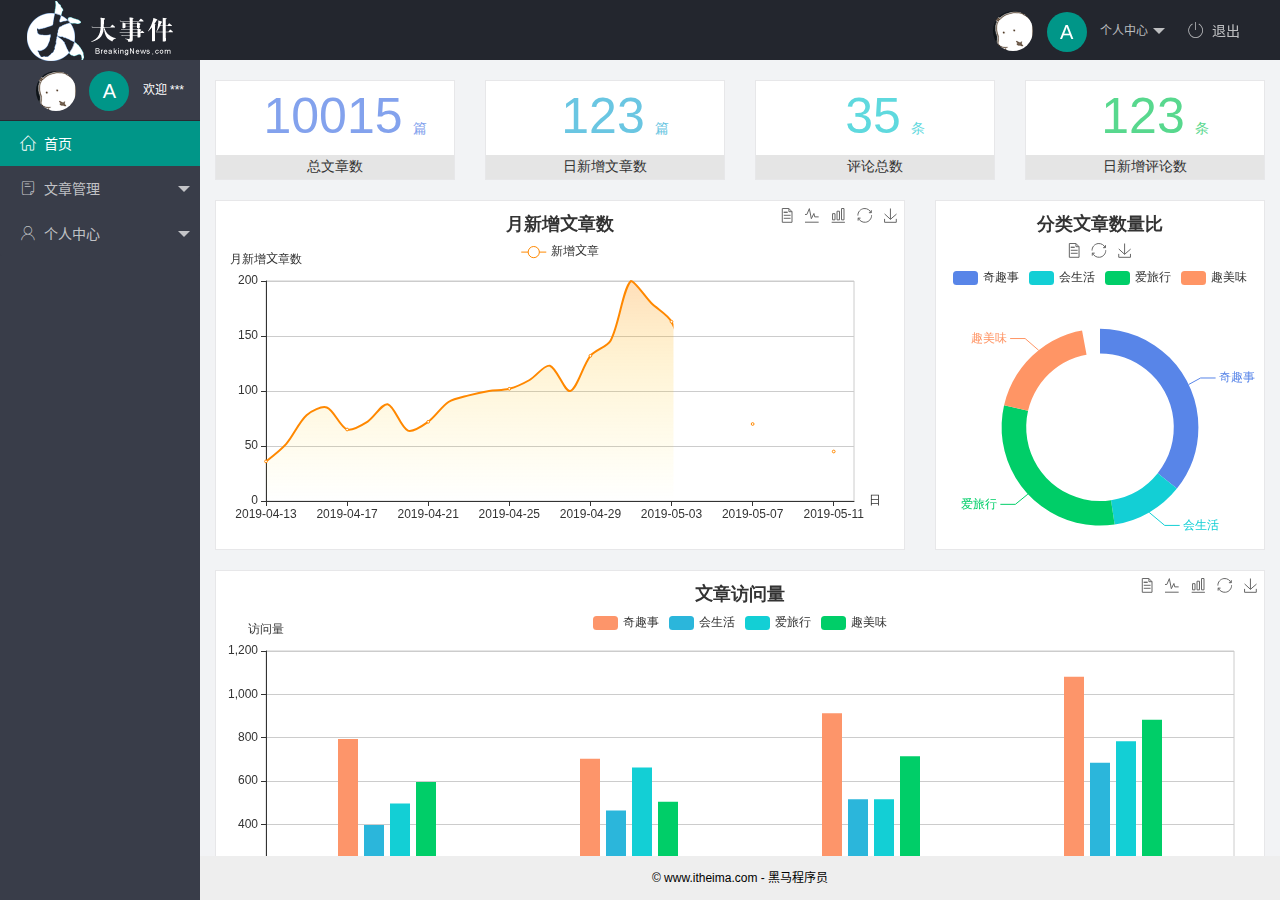
<file: index.html>
<!DOCTYPE html>
<html lang="zh-CN">

<head>
    <meta charset="UTF-8">
    <meta name="viewport" content="width=device-width, initial-scale=1.0">
    <title>后台主页</title>
    <link rel="stylesheet" href="/assets/lib/layui/css/layui.css" />
    <!-- 导入第三方图标库 -->
    <link rel="stylesheet" href="/assets/fonts/iconfont.css" />
    <!-- 导入自己的样式表 -->
    <link rel="stylesheet" href="/assets/css/index.css" />
</head>

<body class="layui-layout-body">
    <div class="layui-layout layui-layout-admin">
        <div class="layui-header">
            <div class="layui-logo">
                <img src="/assets/images/logo.png" alt="" />
            </div>
            <!-- 头部区域（可配合layui已有的水平导航） -->
            <ul class="layui-nav layui-layout-right">
                <li class="layui-nav-item">
                    <a href="javascript:;" class="userinfo">
                        <img src="/assets/images/user_img.png" class="layui-nav-img" />
                        <span class="text-avatar">A</span>
                        个人中心
                    </a>
                    <dl class="layui-nav-child">
                        <dd><a href="/user/user_info.html" target="fm">基本资料</a></dd>
                        <dd><a href="/user/user_avatar.html" target="fm">更换头像</a></dd>
                        <dd><a href="/user/user_pwd.html" target="fm">重置密码</a></dd>
                    </dl>
                </li>
                <li class="layui-nav-item">
                    <a href="javascript:;" id="btnLogout"><span class="iconfont icon-tuichu"></span>退出</a>
                </li>
            </ul>
        </div>

        <div class="layui-side layui-bg-black">
            <div class="layui-side-scroll">
                <div class="userinfo">
                    <img src="/assets/images/user_img.png" class="layui-nav-img" />
                    <span class="text-avatar">A</span>
                    <span id="welcome">欢迎 ***</span>
                </div>
                <!-- 左侧导航区域（可配合layui已有的垂直导航） -->
                <ul class="layui-nav layui-nav-tree" lay-shrink="all">
                    <li class="layui-nav-item layui-this">
                        <a href="/home/dashboard.html" target="fm"><span class="iconfont icon-home"></span>首页</a>
                    </li>
                    <li class="layui-nav-item">
                        <a href="javascript:;"><span class="iconfont icon-16"></span>文章管理</a>
                        <dl class="layui-nav-child">
                            <dd>
                                <a href="javascript:;"><i class="layui-icon layui-icon-app"></i>文章类别</a>
                            </dd>
                            <dd>
                                <a href="javascript:;"><i class="layui-icon layui-icon-app"></i>文章列表</a>
                            </dd>
                            <dd>
                                <a href="javascript:;"><i class="layui-icon layui-icon-app"></i>发布文章</a>
                            </dd>
                        </dl>
                    </li>
                    <li class="layui-nav-item">
                        <a href="javascript:;"><span class="iconfont icon-user"></span>个人中心</a>
                        <dl class="layui-nav-child">
                            <dd>
                                <a href="/user/user_info.html" target="fm"><i
                                        class="layui-icon layui-icon-app"></i>基本资料</a>
                            </dd>
                            <dd>
                                <a href="/user/user_avatar.html" target="fm"><i
                                        class="layui-icon layui-icon-app"></i>更换头像</a>
                            </dd>
                            <dd>
                                <a href="/user/user_pwd.html" target="fm"><i
                                        class="layui-icon layui-icon-app"></i>重置密码</a>
                            </dd>
                        </dl>
                    </li>
                </ul>
            </div>
        </div>

        <div class="layui-body">
            <!-- 内容主体区域 -->
            <iframe name="fm" src="/home/dashboard.html" frameborder="0"></iframe>
        </div>

        <div class="layui-footer">
            <!-- 底部固定区域 -->
            © www.itheima.com - 黑马程序员
        </div>
    </div>
    <!-- 导入 layui 的JS文件 -->
    <script src="/assets/lib/layui/layui.all.js"></script>
    <script src="/assets/lib/jquery.js"></script>
    <script src="/assets/js/baseAPI.js"></script>
    <script src="/assets/js/index.js"></script>
</body>

</html>
</file>
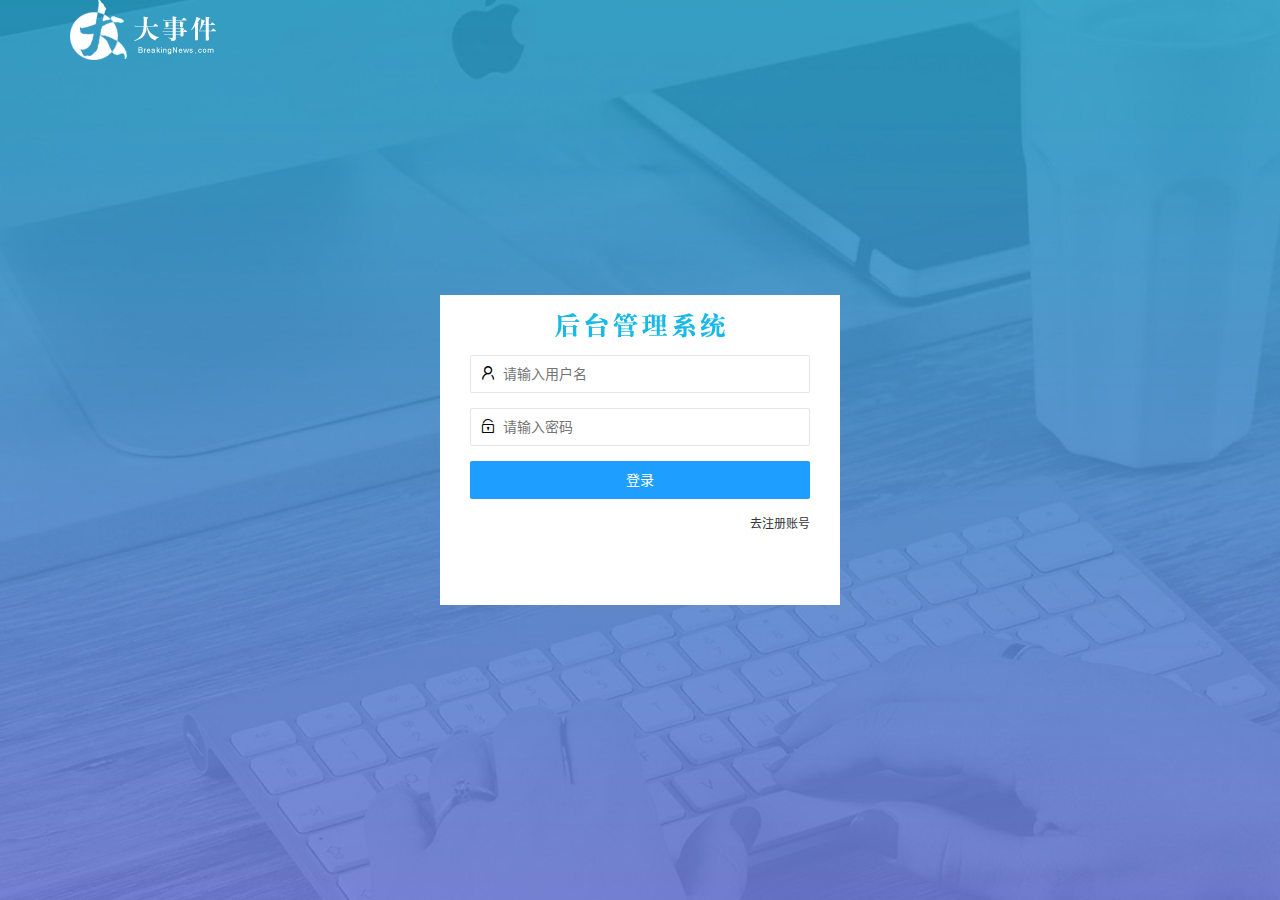
<file: login.html>
<!DOCTYPE html>
<html lang="zh-CN">

<head>
    <meta charset="UTF-8">
    <meta name="viewport" content="width=device-width, initial-scale=1.0">
    <title>大事件-登录/注册</title>

    <link rel="stylesheet" href="/assets/lib/layui/css/layui.css">
    <link rel="stylesheet" href="/assets/css/login.css">

</head>

<body>
    <!-- 头部logo区域 -->
    <div class="layui-main">
        <img src="/assets/images/logo.png">
    </div>

    <!-- 登录注册区域 -->
    <div class="loginAndRegBox">
        <div class="title-box"></div>
        <!-- 登录页面 -->
        <div class="login-box">
            <!-- 登录的表单 -->
            <form class="layui-form" id="form_login">
                <!-- 用户名 -->
                <div class="layui-form-item">
                    <i class="layui-icon layui-icon-username"></i>
                    <input type="text" name="username" required lay-verify="required" placeholder="请输入用户名"
                        autocomplete="off" class="layui-input" />
                </div>
                <!-- 密码 -->
                <div class="layui-form-item">
                    <i class="layui-icon layui-icon-password"></i>
                    <input type="password" name="password" required lay-verify="required|pwd" placeholder="请输入密码"
                        autocomplete="off" class="layui-input" />
                </div>
                <!-- 登录按钮 -->
                <div class="layui-form-item">
                    <!-- 注意：表单提交按钮和普通按钮的区别，就是 lay-submit 属性 -->
                    <button class="layui-btn layui-btn-fluid layui-btn-normal" lay-submit>登录</button>
                </div>
                <div class="layui-form-item links">
                    <a href="javascript:;" id="link_reg">去注册账号</a>
                </div>
            </form>
        </div>
        <!-- 注册页面 -->
        <div class="reg-box">
            <!-- 登录的表单 -->
            <form class="layui-form" id="form_reg">
                <!-- 用户名 -->
                <div class="layui-form-item">
                    <i class="layui-icon layui-icon-username"></i>
                    <input type="text" name="username" required lay-verify="required" placeholder="请输入用户名"
                        autocomplete="off" class="layui-input" />
                </div>
                <!-- 密码 -->
                <div class="layui-form-item">
                    <i class="layui-icon layui-icon-password"></i>
                    <input type="password" name="password" required lay-verify="required|pwd" placeholder="请输入密码"
                        autocomplete="off" class="layui-input" />
                </div>
                <!-- 再次密码 -->
                <div class="layui-form-item">
                    <i class="layui-icon layui-icon-password"></i>
                    <input type="password" name="repassword" required lay-verify="required|pwd|repwd"
                        placeholder="再次确认密码" autocomplete="off" class="layui-input" />
                </div>
                <!-- 注册按钮 -->
                <div class="layui-form-item">
                    <!-- 注意：表单提交按钮和普通按钮的区别，就是 lay-submit 属性 -->
                    <button class="layui-btn layui-btn-fluid layui-btn-normal" lay-submit>注册</button>
                </div>
                <div class="layui-form-item links">
                    <a href="javascript:;" id="link_login">去登录</a>
                </div>
            </form>

        </div>
    </div>

    <script src="/assets/lib/layui/layui.all.js"></script>
    <script src="/assets/lib/jquery.js"></script>
    <script src="/assets/js/baseAPI.js"></script>
    <script src="/assets/js/login.js"></script>
</body>

</html>
</file>
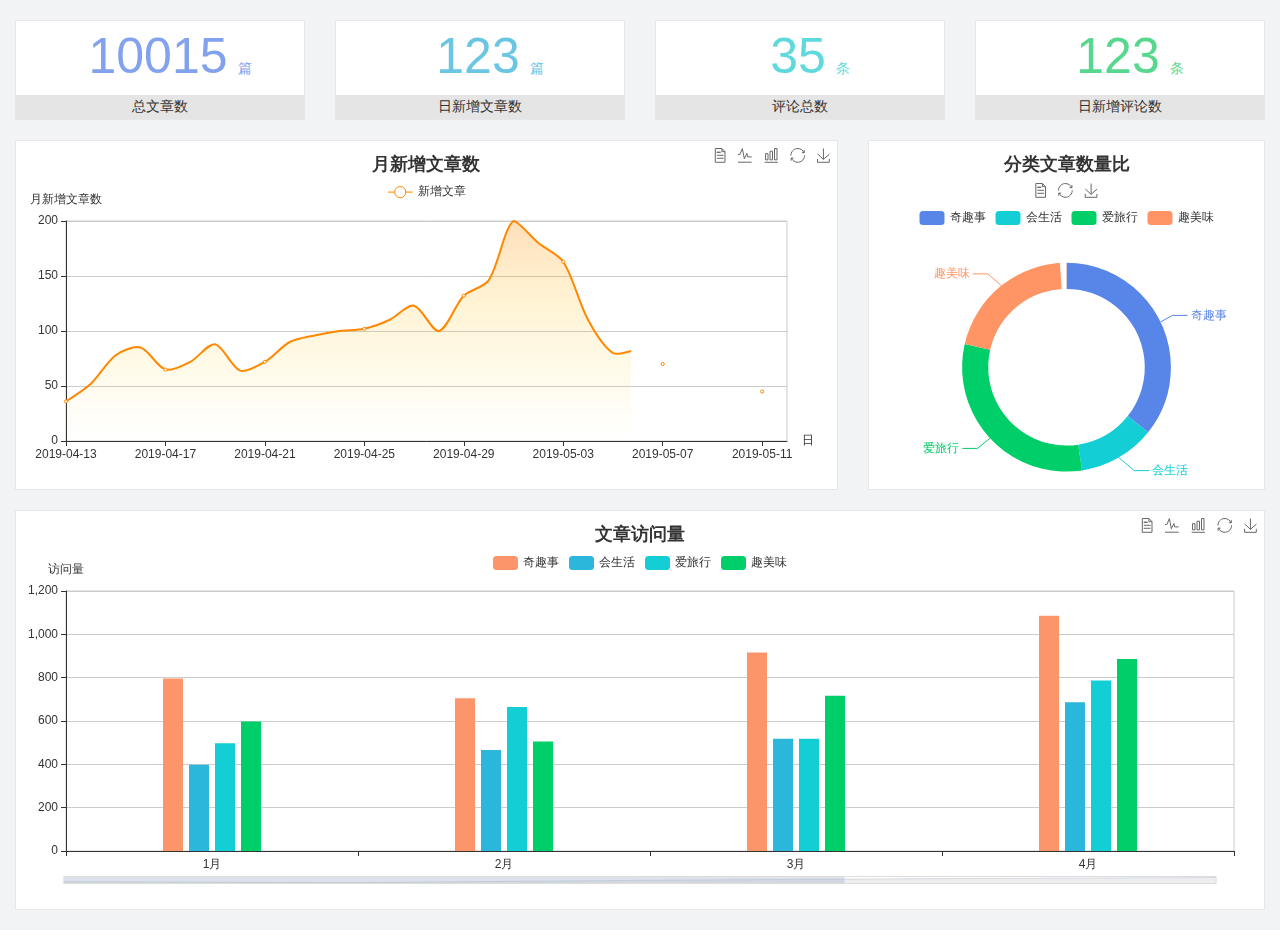
<file: home/dashboard.html>
<!DOCTYPE html>
<html lang="en">

<head>
  <meta charset="UTF-8">
  <meta name="viewport" content="width=device-width, initial-scale=1.0">
  <meta http-equiv="X-UA-Compatible" content="ie=edge">
  <title>图表统计</title>
  <link rel="stylesheet" href="../../assets/lib/bootstrap.css" />
  <link rel="stylesheet" href="../../assets/lib/main.css" />
  <script src="../../assets/lib/jquery.js"></script>
  <script type="text/javascript" src="../../assets/lib/echarts.min.js"></script>
</head>

<body>
  <div class="container-fluid">
    <div class="row spannel_list">
      <div class="col-sm-3 col-xs-6">
        <div class="spannel">
          <em>10015</em><span>篇</span>
          <b>总文章数</b>
        </div>
      </div>
      <div class="col-sm-3 col-xs-6">
        <div class="spannel scolor01">
          <em>123</em><span>篇</span>
          <b>日新增文章数</b>
        </div>
      </div>
      <div class="col-sm-3 col-xs-6">
        <div class="spannel scolor02">
          <em>35</em><span>条</span>
          <b>评论总数</b>
        </div>
      </div>
      <div class="col-sm-3 col-xs-6">
        <div class="spannel scolor03">
          <em>123</em><span>条</span>
          <b>日新增评论数</b>
        </div>
      </div>
    </div>
  </div>

  <div class="container-fluid">
    <div class="row curve-pie">
      <div class="col-lg-8 col-md-8">
        <div class="gragh_pannel" id="curve_show"></div>
      </div>
      <div class="col-lg-4 col-md-4">
        <div class="gragh_pannel" id="pie_show"></div>
      </div>
    </div>
  </div>

  <div class="container-fluid">
    <div class="column_pannel" id="column_show"></div>
  </div>

  <script>
    var oChart = echarts.init(document.getElementById('curve_show'));
    var aList_all = [
      { 'count': 36, 'date': '2019-04-13' },
      { 'count': 52, 'date': '2019-04-14' },
      { 'count': 78, 'date': '2019-04-15' },
      { 'count': 85, 'date': '2019-04-16' },
      { 'count': 65, 'date': '2019-04-17' },
      { 'count': 72, 'date': '2019-04-18' },
      { 'count': 88, 'date': '2019-04-19' },
      { 'count': 64, 'date': '2019-04-20' },
      { 'count': 72, 'date': '2019-04-21' },
      { 'count': 90, 'date': '2019-04-22' },
      { 'count': 96, 'date': '2019-04-23' },
      { 'count': 100, 'date': '2019-04-24' },
      { 'count': 102, 'date': '2019-04-25' },
      { 'count': 110, 'date': '2019-04-26' },
      { 'count': 123, 'date': '2019-04-27' },
      { 'count': 100, 'date': '2019-04-28' },
      { 'count': 132, 'date': '2019-04-29' },
      { 'count': 146, 'date': '2019-04-30' },
      { 'count': 200, 'date': '2019-05-01' },
      { 'count': 180, 'date': '2019-05-02' },
      { 'count': 163, 'date': '2019-05-03' },
      { 'count': 110, 'date': '2019-05-04' },
      { 'count': 80, 'date': '2019-05-05' },
      { 'count': 82, 'date': '2019-05-06' },
      { 'count': 70, 'date': '2019-05-07' },
      { 'count': 65, 'date': '2019-05-08' },
      { 'count': 54, 'date': '2019-05-09' },
      { 'count': 40, 'date': '2019-05-10' },
      { 'count': 45, 'date': '2019-05-11' },
      { 'count': 38, 'date': '2019-05-12' },
    ];

    let aCount = [];
    let aDate = [];

    for (var i = 0; i < aList_all.length; i++) {
      aCount.push(aList_all[i].count);
      aDate.push(aList_all[i].date);
    }

    var chartopt = {
      title: {
        text: '月新增文章数',
        left: 'center',
        top: '10'
      },
      tooltip: {
        trigger: 'axis'
      },
      legend: {
        data: ['新增文章'],
        top: '40'
      },
      toolbox: {
        show: true,
        feature: {
          mark: { show: true },
          dataView: { show: true, readOnly: false },
          magicType: { show: true, type: ['line', 'bar'] },
          restore: { show: true },
          saveAsImage: { show: true }
        }
      },
      calculable: true,
      xAxis: [
        {
          name: '日',
          type: 'category',
          boundaryGap: false,
          data: aDate
        }
      ],
      yAxis: [
        {
          name: '月新增文章数',
          type: 'value'
        }
      ],
      series: [
        {
          name: '新增文章',
          type: 'line',
          smooth: true,
          itemStyle: { normal: { areaStyle: { type: 'default' }, color: '#f80' }, lineStyle: { color: '#f80' } },
          data: aCount
        }],
      areaStyle: {
        normal: {
          color: new echarts.graphic.LinearGradient(0, 0, 0, 1, [{
            offset: 0,
            color: 'rgba(255,136,0,0.39)'
          }, {
            offset: .34,
            color: 'rgba(255,180,0,0.25)'
          }, {
            offset: 1,
            color: 'rgba(255,222,0,0.00)'
          }])

        }
      },
      grid: {
        show: true,
        x: 50,
        x2: 50,
        y: 80,
        height: 220
      }
    };

    oChart.setOption(chartopt);


    var oPie = echarts.init(document.getElementById('pie_show'));
    var oPieopt =
    {
      title: {
        top: 10,
        text: '分类文章数量比',
        x: 'center'
      },
      tooltip: {
        trigger: 'item',
        formatter: "{a} <br/>{b} : {c} ({d}%)"
      },
      color: ['#5885e8', '#13cfd5', '#00ce68', '#ff9565'],
      legend: {
        x: 'center',
        top: 65,
        data: ['奇趣事', '会生活', '爱旅行', '趣美味']
      },
      toolbox: {
        show: true,
        x: 'center',
        top: 35,
        feature: {
          mark: { show: true },
          dataView: { show: true, readOnly: false },
          magicType: {
            show: true,
            type: ['pie', 'funnel'],
            option: {
              funnel: {
                x: '25%',
                width: '50%',
                funnelAlign: 'left',
                max: 1548
              }
            }
          },
          restore: { show: true },
          saveAsImage: { show: true }
        }
      },
      calculable: true,
      series: [
        {
          name: '访问来源',
          type: 'pie',
          radius: ['45%', '60%'],
          center: ['50%', '65%'],
          data: [
            { value: 300, name: '奇趣事' },
            { value: 100, name: '会生活' },
            { value: 260, name: '爱旅行' },
            { value: 180, name: '趣美味' }
          ]
        }
      ]
    };
    oPie.setOption(oPieopt);



    var oColumn = this.echarts.init(document.getElementById('column_show'));
    var oColumnopt =
    {
      title: {
        text: '文章访问量',
        left: 'center',
        top: '10'
      },
      tooltip: {
        trigger: 'axis'
      },
      legend: {
        data: ['奇趣事', '会生活', '爱旅行', '趣美味'],
        top: '40'
      },
      toolbox: {
        show: true,
        feature: {
          mark: { show: true },
          dataView: { show: true, readOnly: false },
          magicType: { show: true, type: ['line', 'bar'] },
          restore: { show: true },
          saveAsImage: { show: true }
        }
      },
      calculable: true,
      xAxis: [
        {
          type: 'category',
          data: ['1月', '2月', '3月', '4月', '5月']
        }
      ],
      yAxis: [
        {
          name: '访问量',
          type: 'value'
        }
      ],
      series: [
        {
          name: '奇趣事',
          type: 'bar',
          barWidth: 20,
          itemStyle: {
            normal: { areaStyle: { type: 'default' }, color: '#fd956a' }
          },
          data: [800, 708, 920, 1090, 1200]
        },
        {
          name: '会生活',
          type: 'bar',
          barWidth: 20,
          itemStyle: {
            normal: { areaStyle: { type: 'default' }, color: '#2bb6db' }
          },
          data: [400, 468, 520, 690, 800]
        },
        {
          name: '爱旅行',
          type: 'bar',
          barWidth: 20,
          itemStyle: {
            normal: { areaStyle: { type: 'default' }, color: '#13cfd5' }
          },
          data: [500, 668, 520, 790, 900]
        },
        {
          name: '趣美味',
          type: 'bar',
          barWidth: 20,
          itemStyle: {
            normal: { areaStyle: { type: 'default' }, color: '#00ce68' }
          },
          data: [600, 508, 720, 890, 1000]
        }
      ],
      grid: {
        show: true,
        x: 50,
        x2: 30,
        y: 80,
        height: 260
      },
      dataZoom: [//给x轴设置滚动条
        {
          start: 0,//默认为0
          end: 100 - 1000 / 31,//默认为100
          type: 'slider',
          show: true,
          xAxisIndex: [0],
          handleSize: 0,//滑动条的 左右2个滑动条的大小
          height: 8,//组件高度
          left: 45, //左边的距离
          right: 50,//右边的距离
          bottom: 26,//右边的距离
          handleColor: '#ddd',//h滑动图标的颜色
          handleStyle: {
            borderColor: "#cacaca",
            borderWidth: "1",
            shadowBlur: 2,
            background: "#ddd",
            shadowColor: "#ddd",
          }
        }]
    };
    oColumn.setOption(oColumnopt);
  </script>
</body>

</html>
</file>
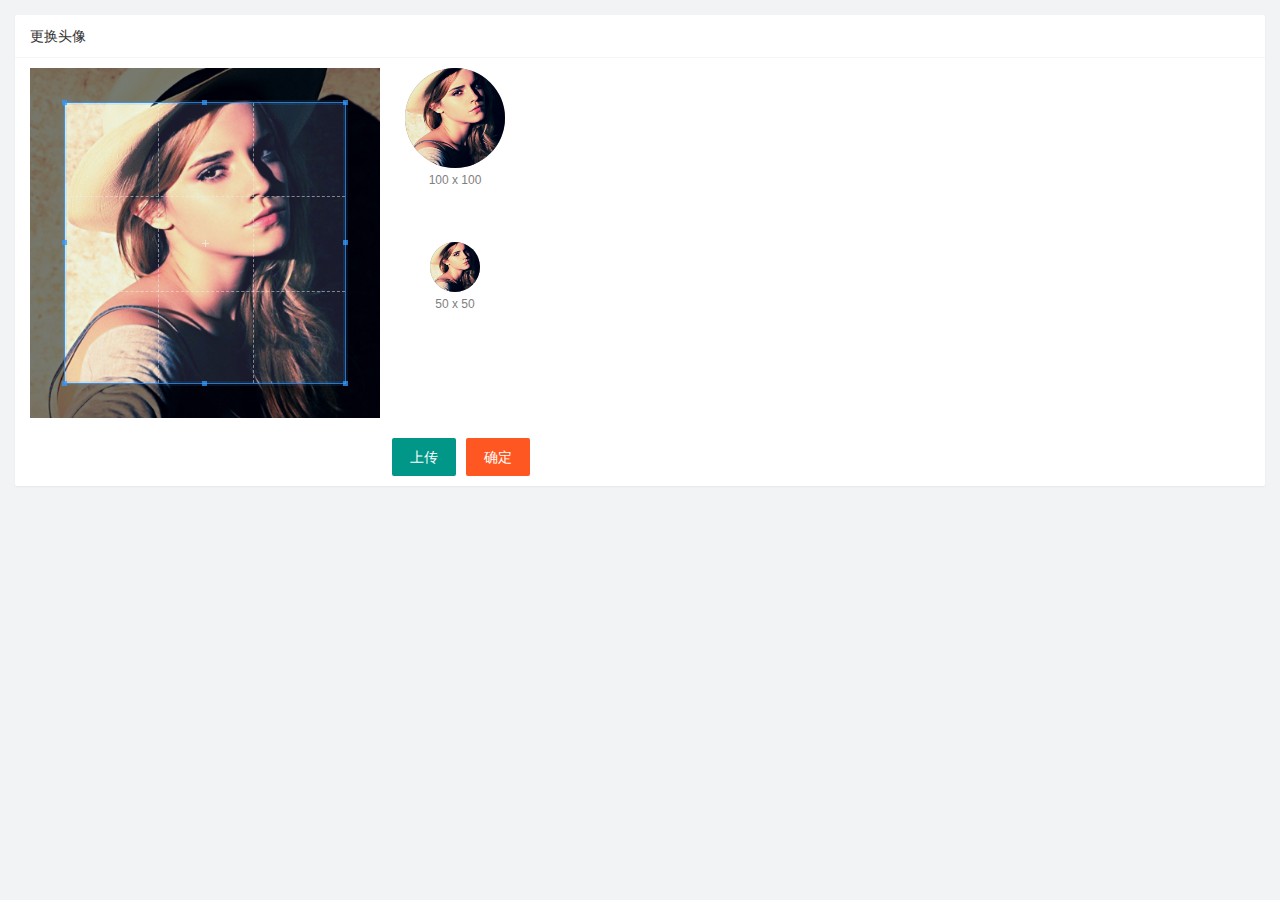
<file: user/user_avatar.html>
<!DOCTYPE html>
<html lang="en">
  <head>
    <meta charset="UTF-8" />
    <meta name="viewport" content="width=device-width, initial-scale=1.0" />
    <title>Document</title>
    <link rel="stylesheet" href="/assets/lib/layui/css/layui.css" />
    <link rel="stylesheet" href="/assets/lib/cropper/cropper.css" />
    <link rel="stylesheet" href="/assets/css/user/user_avatar.css" />
  </head>
  <body>
    <!-- 卡片区域 -->
    <div class="layui-card">
      <div class="layui-card-header">更换头像</div>
      <div class="layui-card-body">
        <!-- 第一行的图片裁剪和预览区域 -->
        <div class="row1">
          <!-- 图片裁剪区域 -->
          <div class="cropper-box">
            <!-- 这个 img 标签很重要，将来会把它初始化为裁剪区域 -->
            <img id="image" src="/assets/images/sample.jpg" />
          </div>
          <!-- 图片的预览区域 -->
          <div class="preview-box">
            <div>
              <!-- 宽高为 100px 的预览区域 -->
              <div class="img-preview w100"></div>
              <p class="size">100 x 100</p>
            </div>
            <div>
              <!-- 宽高为 50px 的预览区域 -->
              <div class="img-preview w50"></div>
              <p class="size">50 x 50</p>
            </div>
          </div>
        </div>

        <!-- 第二行的按钮区域 -->
        <div class="row2">
          <!-- 通过 accept 属性，可以指定，允许用户选择什么类型的文件 -->
          <input type="file" id="file" accept="image/png,image/jpeg" />
          <button type="button" class="layui-btn" id="btnChooseImage">上传</button>
          <button type="button" class="layui-btn layui-btn-danger" id="btnUpload">确定</button>
        </div>
      </div>
    </div>

    <script src="/assets/lib/layui/layui.all.js"></script>
    <script src="/assets/lib/jquery.js"></script>
    <script src="/assets/lib/cropper/Cropper.js"></script>
    <script src="/assets/lib/cropper/jquery-cropper.js"></script>
    <script src="/assets/js/baseAPI.js"></script>
    <script src="/assets/js/user/user_avatar.js"></script>
  </body>
</html>
</file>
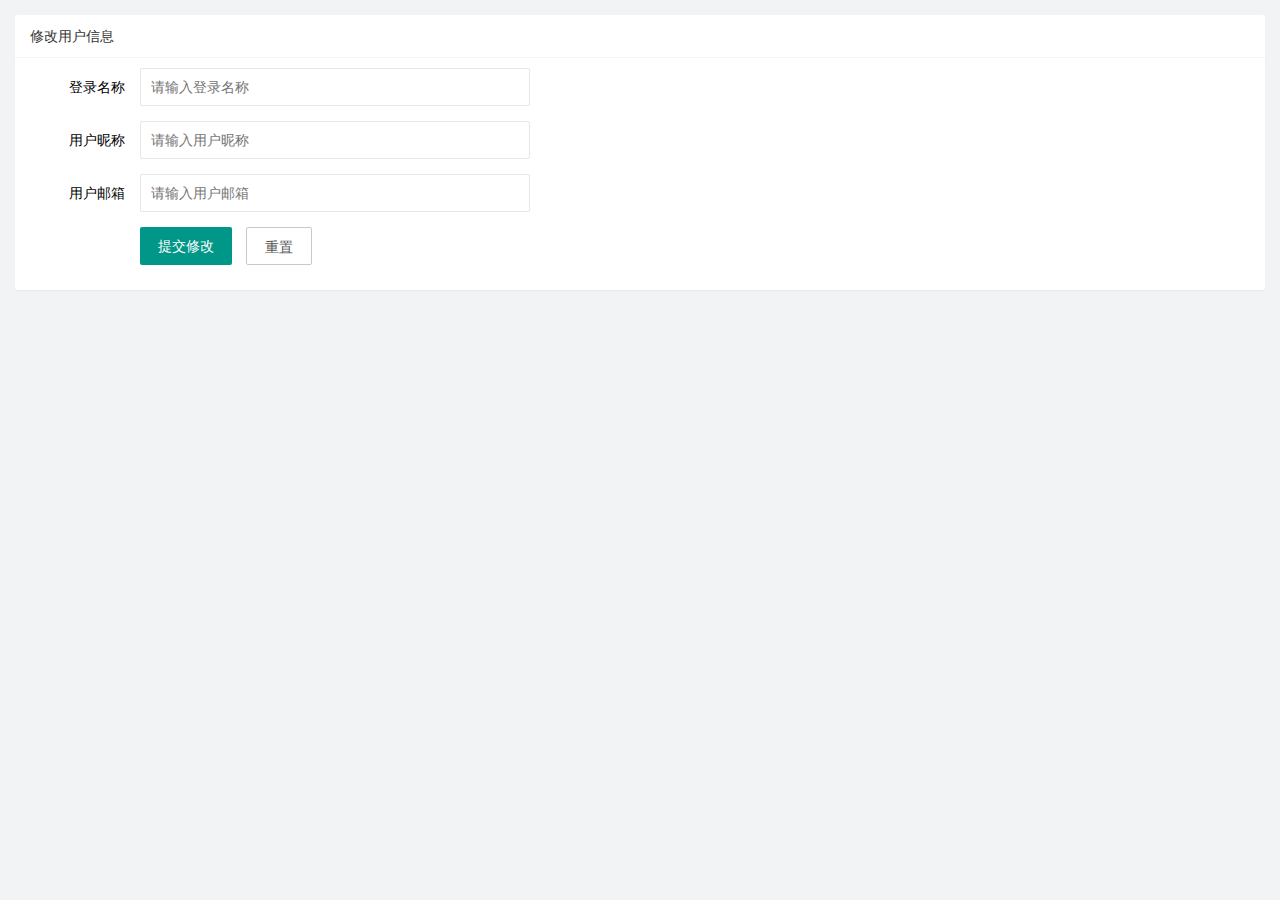
<file: user/user_info.html>
<!DOCTYPE html>
<html lang="en">
  <head>
    <meta charset="UTF-8" />
    <meta name="viewport" content="width=device-width, initial-scale=1.0" />
    <title>Document</title>
    <!-- 导入 layui 的样式 -->
    <link rel="stylesheet" href="/assets/lib/layui/css/layui.css" />
    <!-- 导入自己的样式 -->
    <link rel="stylesheet" href="/assets/css/user/user_info.css" />
  </head>
  <body>
    <!-- 卡片区域 -->
    <div class="layui-card">
      <div class="layui-card-header">修改用户信息</div>
      <div class="layui-card-body">
        <!-- form 表单区域 -->
        <form class="layui-form" lay-filter="formUserInfo">
          <!-- 这是隐藏域 -->
          <input type="hidden" name="id" value="" />
          <div class="layui-form-item">
            <label class="layui-form-label">登录名称</label>
            <div class="layui-input-block">
              <input type="text" name="username" required lay-verify="required" placeholder="请输入登录名称" autocomplete="off" class="layui-input" readonly />
            </div>
          </div>
          <div class="layui-form-item">
            <label class="layui-form-label">用户昵称</label>
            <div class="layui-input-block">
              <input type="text" name="nickname" required lay-verify="required|nickname" placeholder="请输入用户昵称" autocomplete="off" class="layui-input" />
            </div>
          </div>
          <div class="layui-form-item">
            <label class="layui-form-label">用户邮箱</label>
            <div class="layui-input-block">
              <input type="text" name="email" required lay-verify="required|email" placeholder="请输入用户邮箱" autocomplete="off" class="layui-input" />
            </div>
          </div>
          <div class="layui-form-item">
            <div class="layui-input-block">
              <button class="layui-btn" lay-submit lay-filter="formDemo">提交修改</button>
              <button type="reset" class="layui-btn layui-btn-primary" id="btnReset">重置</button>
            </div>
          </div>
        </form>
      </div>
    </div>

    <!-- 导入 layui 的 js -->
    <script src="/assets/lib/layui/layui.all.js"></script>
    <!-- 导入 jquery -->
    <script src="/assets/lib/jquery.js"></script>
    <!-- 导入 baseAPI -->
    <script src="/assets/js/baseAPI.js"></script>
    <!-- 导入自己的 js -->
    <script src="/assets/js/user/user_info.js"></script>
  </body>
</html>
</file>
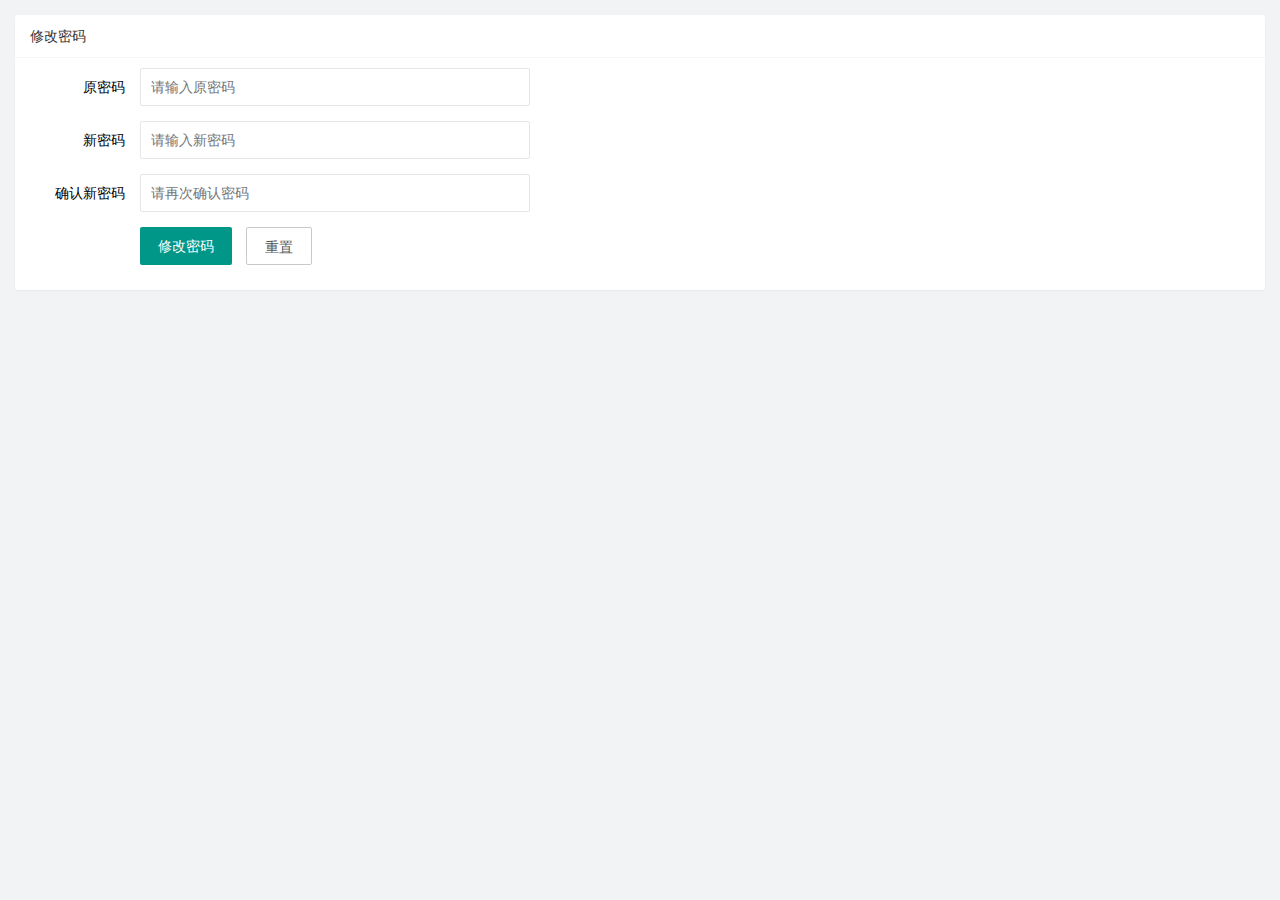
<file: user/user_pwd.html>
<!DOCTYPE html>
<html lang="en">
  <head>
    <meta charset="UTF-8" />
    <meta name="viewport" content="width=device-width, initial-scale=1.0" />
    <title>Document</title>
    <link rel="stylesheet" href="/assets/lib/layui/css/layui.css" />
    <link rel="stylesheet" href="/assets/css/user/user_pwd.css" />
  </head>
  <body>
    <!-- 卡片区域 -->
    <div class="layui-card">
      <div class="layui-card-header">修改密码</div>
      <div class="layui-card-body">
        <form class="layui-form">
          <div class="layui-form-item">
            <label class="layui-form-label">原密码</label>
            <div class="layui-input-block">
              <input type="password" name="oldPwd" required lay-verify="required|pwd" placeholder="请输入原密码" autocomplete="off" class="layui-input" />
            </div>
          </div>
          <div class="layui-form-item">
            <label class="layui-form-label">新密码</label>
            <div class="layui-input-block">
              <input type="password" name="newPwd" required lay-verify="required|pwd|samePwd" placeholder="请输入新密码" autocomplete="off" class="layui-input" />
            </div>
          </div>
          <div class="layui-form-item">
            <label class="layui-form-label">确认新密码</label>
            <div class="layui-input-block">
              <input type="password" name="rePwd" required lay-verify="required|pwd|rePwd" placeholder="请再次确认密码" autocomplete="off" class="layui-input" />
            </div>
          </div>
          <div class="layui-form-item">
            <div class="layui-input-block">
              <button class="layui-btn" lay-submit lay-filter="formDemo">修改密码</button>
              <button type="reset" class="layui-btn layui-btn-primary">重置</button>
            </div>
          </div>
        </form>
      </div>
    </div>

    <!-- 导入 layui 的 js -->
    <script src="/assets/lib/layui/layui.all.js"></script>
    <!-- 导入 jQuery -->
    <script src="/assets/lib/jquery.js"></script>
    <!-- 导入 baseAPI -->
    <script src="/assets/js/baseAPI.js"></script>
    <!-- 导入自己的 js -->
    <script src="/assets/js/user/user_pwd.js"></script>
  </body>
</html>
</file>
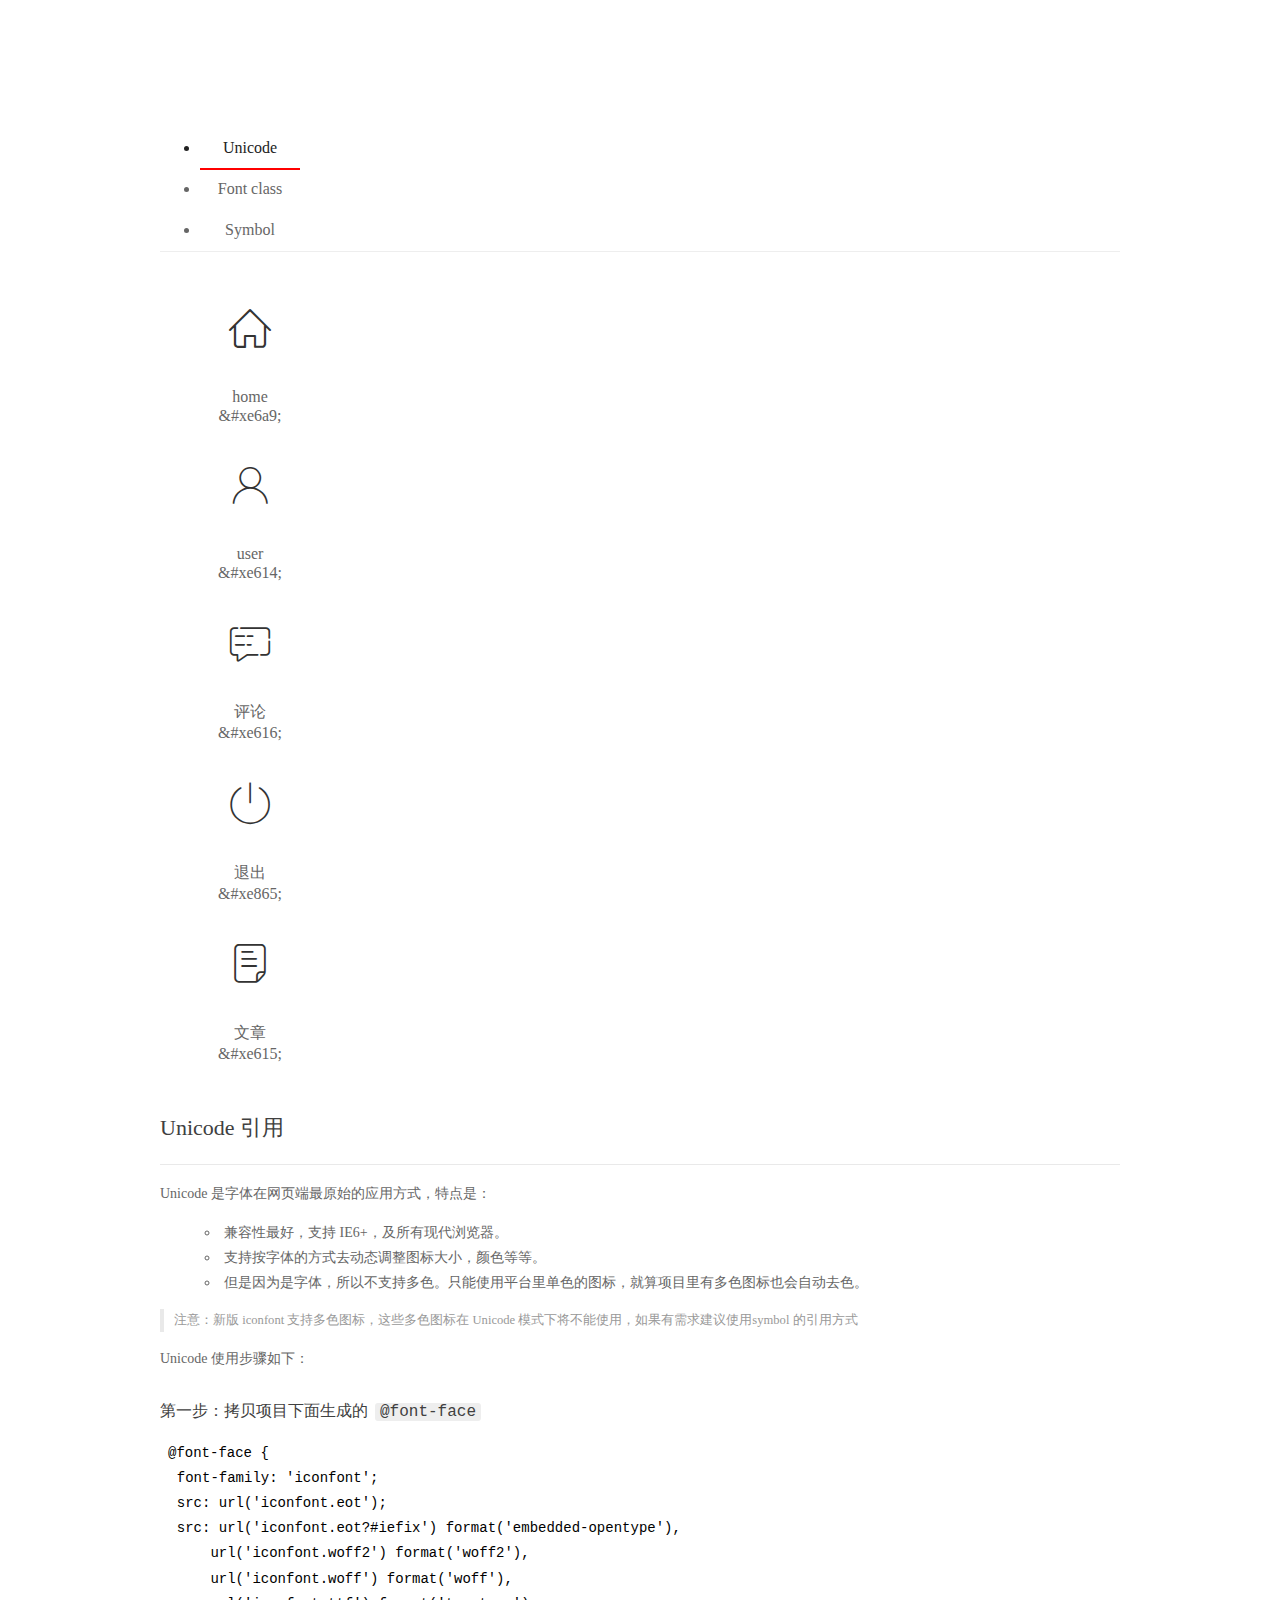
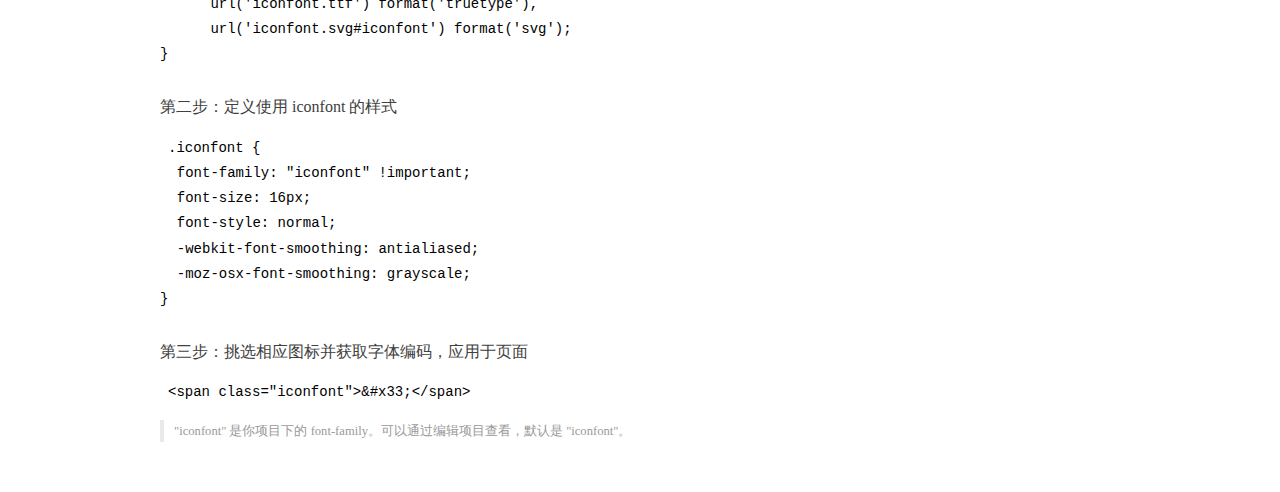
<file: assets/fonts/demo_index.html>
<!DOCTYPE html>
<html>
<head>
  <meta charset="utf-8"/>
  <title>IconFont Demo</title>
  <link rel="shortcut icon" href="https://gtms04.alicdn.com/tps/i4/TB1_oz6GVXXXXaFXpXXJDFnIXXX-64-64.ico" type="image/x-icon"/>
  <link rel="stylesheet" href="https://g.alicdn.com/thx/cube/1.3.2/cube.min.css">
  <link rel="stylesheet" href="demo.css">
  <link rel="stylesheet" href="iconfont.css">
  <script src="iconfont.js"></script>
  <!-- jQuery -->
  <script src="https://a1.alicdn.com/oss/uploads/2018/12/26/7bfddb60-08e8-11e9-9b04-53e73bb6408b.js"></script>
  <!-- 代码高亮 -->
  <script src="https://a1.alicdn.com/oss/uploads/2018/12/26/a3f714d0-08e6-11e9-8a15-ebf944d7534c.js"></script>
</head>
<body>
  <div class="main">
    <h1 class="logo"><a href="https://www.iconfont.cn/" title="iconfont 首页" target="_blank">&#xe86b;</a></h1>
    <div class="nav-tabs">
      <ul id="tabs" class="dib-box">
        <li class="dib active"><span>Unicode</span></li>
        <li class="dib"><span>Font class</span></li>
        <li class="dib"><span>Symbol</span></li>
      </ul>
      
    </div>
    <div class="tab-container">
      <div class="content unicode" style="display: block;">
          <ul class="icon_lists dib-box">
          
            <li class="dib">
              <span class="icon iconfont">&#xe6a9;</span>
                <div class="name">home</div>
                <div class="code-name">&amp;#xe6a9;</div>
              </li>
          
            <li class="dib">
              <span class="icon iconfont">&#xe614;</span>
                <div class="name">user</div>
                <div class="code-name">&amp;#xe614;</div>
              </li>
          
            <li class="dib">
              <span class="icon iconfont">&#xe616;</span>
                <div class="name">评论</div>
                <div class="code-name">&amp;#xe616;</div>
              </li>
          
            <li class="dib">
              <span class="icon iconfont">&#xe865;</span>
                <div class="name">退出</div>
                <div class="code-name">&amp;#xe865;</div>
              </li>
          
            <li class="dib">
              <span class="icon iconfont">&#xe615;</span>
                <div class="name">文章</div>
                <div class="code-name">&amp;#xe615;</div>
              </li>
          
          </ul>
          <div class="article markdown">
          <h2 id="unicode-">Unicode 引用</h2>
          <hr>

          <p>Unicode 是字体在网页端最原始的应用方式，特点是：</p>
          <ul>
            <li>兼容性最好，支持 IE6+，及所有现代浏览器。</li>
            <li>支持按字体的方式去动态调整图标大小，颜色等等。</li>
            <li>但是因为是字体，所以不支持多色。只能使用平台里单色的图标，就算项目里有多色图标也会自动去色。</li>
          </ul>
          <blockquote>
            <p>注意：新版 iconfont 支持多色图标，这些多色图标在 Unicode 模式下将不能使用，如果有需求建议使用symbol 的引用方式</p>
          </blockquote>
          <p>Unicode 使用步骤如下：</p>
          <h3 id="-font-face">第一步：拷贝项目下面生成的 <code>@font-face</code></h3>
<pre><code class="language-css"
>@font-face {
  font-family: 'iconfont';
  src: url('iconfont.eot');
  src: url('iconfont.eot?#iefix') format('embedded-opentype'),
      url('iconfont.woff2') format('woff2'),
      url('iconfont.woff') format('woff'),
      url('iconfont.ttf') format('truetype'),
      url('iconfont.svg#iconfont') format('svg');
}
</code></pre>
          <h3 id="-iconfont-">第二步：定义使用 iconfont 的样式</h3>
<pre><code class="language-css"
>.iconfont {
  font-family: "iconfont" !important;
  font-size: 16px;
  font-style: normal;
  -webkit-font-smoothing: antialiased;
  -moz-osx-font-smoothing: grayscale;
}
</code></pre>
          <h3 id="-">第三步：挑选相应图标并获取字体编码，应用于页面</h3>
<pre>
<code class="language-html"
>&lt;span class="iconfont"&gt;&amp;#x33;&lt;/span&gt;
</code></pre>
          <blockquote>
            <p>"iconfont" 是你项目下的 font-family。可以通过编辑项目查看，默认是 "iconfont"。</p>
          </blockquote>
          </div>
      </div>
      <div class="content font-class">
        <ul class="icon_lists dib-box">
          
          <li class="dib">
            <span class="icon iconfont icon-home"></span>
            <div class="name">
              home
            </div>
            <div class="code-name">.icon-home
            </div>
          </li>
          
          <li class="dib">
            <span class="icon iconfont icon-user"></span>
            <div class="name">
              user
            </div>
            <div class="code-name">.icon-user
            </div>
          </li>
          
          <li class="dib">
            <span class="icon iconfont icon-pinglun"></span>
            <div class="name">
              评论
            </div>
            <div class="code-name">.icon-pinglun
            </div>
          </li>
          
          <li class="dib">
            <span class="icon iconfont icon-tuichu"></span>
            <div class="name">
              退出
            </div>
            <div class="code-name">.icon-tuichu
            </div>
          </li>
          
          <li class="dib">
            <span class="icon iconfont icon-16"></span>
            <div class="name">
              文章
            </div>
            <div class="code-name">.icon-16
            </div>
          </li>
          
        </ul>
        <div class="article markdown">
        <h2 id="font-class-">font-class 引用</h2>
        <hr>

        <p>font-class 是 Unicode 使用方式的一种变种，主要是解决 Unicode 书写不直观，语意不明确的问题。</p>
        <p>与 Unicode 使用方式相比，具有如下特点：</p>
        <ul>
          <li>兼容性良好，支持 IE8+，及所有现代浏览器。</li>
          <li>相比于 Unicode 语意明确，书写更直观。可以很容易分辨这个 icon 是什么。</li>
          <li>因为使用 class 来定义图标，所以当要替换图标时，只需要修改 class 里面的 Unicode 引用。</li>
          <li>不过因为本质上还是使用的字体，所以多色图标还是不支持的。</li>
        </ul>
        <p>使用步骤如下：</p>
        <h3 id="-fontclass-">第一步：引入项目下面生成的 fontclass 代码：</h3>
<pre><code class="language-html">&lt;link rel="stylesheet" href="./iconfont.css"&gt;
</code></pre>
        <h3 id="-">第二步：挑选相应图标并获取类名，应用于页面：</h3>
<pre><code class="language-html">&lt;span class="iconfont icon-xxx"&gt;&lt;/span&gt;
</code></pre>
        <blockquote>
          <p>"
            iconfont" 是你项目下的 font-family。可以通过编辑项目查看，默认是 "iconfont"。</p>
        </blockquote>
      </div>
      </div>
      <div class="content symbol">
          <ul class="icon_lists dib-box">
          
            <li class="dib">
                <svg class="icon svg-icon" aria-hidden="true">
                  <use xlink:href="#icon-home"></use>
                </svg>
                <div class="name">home</div>
                <div class="code-name">#icon-home</div>
            </li>
          
            <li class="dib">
                <svg class="icon svg-icon" aria-hidden="true">
                  <use xlink:href="#icon-user"></use>
                </svg>
                <div class="name">user</div>
                <div class="code-name">#icon-user</div>
            </li>
          
            <li class="dib">
                <svg class="icon svg-icon" aria-hidden="true">
                  <use xlink:href="#icon-pinglun"></use>
                </svg>
                <div class="name">评论</div>
                <div class="code-name">#icon-pinglun</div>
            </li>
          
            <li class="dib">
                <svg class="icon svg-icon" aria-hidden="true">
                  <use xlink:href="#icon-tuichu"></use>
                </svg>
                <div class="name">退出</div>
                <div class="code-name">#icon-tuichu</div>
            </li>
          
            <li class="dib">
                <svg class="icon svg-icon" aria-hidden="true">
                  <use xlink:href="#icon-16"></use>
                </svg>
                <div class="name">文章</div>
                <div class="code-name">#icon-16</div>
            </li>
          
          </ul>
          <div class="article markdown">
          <h2 id="symbol-">Symbol 引用</h2>
          <hr>

          <p>这是一种全新的使用方式，应该说这才是未来的主流，也是平台目前推荐的用法。相关介绍可以参考这篇<a href="">文章</a>
            这种用法其实是做了一个 SVG 的集合，与另外两种相比具有如下特点：</p>
          <ul>
            <li>支持多色图标了，不再受单色限制。</li>
            <li>通过一些技巧，支持像字体那样，通过 <code>font-size</code>, <code>color</code> 来调整样式。</li>
            <li>兼容性较差，支持 IE9+，及现代浏览器。</li>
            <li>浏览器渲染 SVG 的性能一般，还不如 png。</li>
          </ul>
          <p>使用步骤如下：</p>
          <h3 id="-symbol-">第一步：引入项目下面生成的 symbol 代码：</h3>
<pre><code class="language-html">&lt;script src="./iconfont.js"&gt;&lt;/script&gt;
</code></pre>
          <h3 id="-css-">第二步：加入通用 CSS 代码（引入一次就行）：</h3>
<pre><code class="language-html">&lt;style&gt;
.icon {
  width: 1em;
  height: 1em;
  vertical-align: -0.15em;
  fill: currentColor;
  overflow: hidden;
}
&lt;/style&gt;
</code></pre>
          <h3 id="-">第三步：挑选相应图标并获取类名，应用于页面：</h3>
<pre><code class="language-html">&lt;svg class="icon" aria-hidden="true"&gt;
  &lt;use xlink:href="#icon-xxx"&gt;&lt;/use&gt;
&lt;/svg&gt;
</code></pre>
          </div>
      </div>

    </div>
  </div>
  <script>
  $(document).ready(function () {
      $('.tab-container .content:first').show()

      $('#tabs li').click(function (e) {
        var tabContent = $('.tab-container .content')
        var index = $(this).index()

        if ($(this).hasClass('active')) {
          return
        } else {
          $('#tabs li').removeClass('active')
          $(this).addClass('active')

          tabContent.hide().eq(index).fadeIn()
        }
      })
    })
  </script>
</body>
</html>
</file>
<file: assets/lib/layui/css/layui.css>
/** layui-v2.5.5 MIT License By https://www.layui.com */
 .layui-inline,img{display:inline-block;vertical-align:middle}h1,h2,h3,h4,h5,h6{font-weight:400}.layui-edge,.layui-header,.layui-inline,.layui-main{position:relative}.layui-body,.layui-edge,.layui-elip{overflow:hidden}.layui-btn,.layui-edge,.layui-inline,img{vertical-align:middle}.layui-btn,.layui-disabled,.layui-icon,.layui-unselect{-moz-user-select:none;-webkit-user-select:none;-ms-user-select:none}.layui-elip,.layui-form-checkbox span,.layui-form-pane .layui-form-label{text-overflow:ellipsis;white-space:nowrap}.layui-breadcrumb,.layui-tree-btnGroup{visibility:hidden}blockquote,body,button,dd,div,dl,dt,form,h1,h2,h3,h4,h5,h6,input,li,ol,p,pre,td,textarea,th,ul{margin:0;padding:0;-webkit-tap-highlight-color:rgba(0,0,0,0)}a:active,a:hover{outline:0}img{border:none}li{list-style:none}table{border-collapse:collapse;border-spacing:0}h4,h5,h6{font-size:100%}button,input,optgroup,option,select,textarea{font-family:inherit;font-size:inherit;font-style:inherit;font-weight:inherit;outline:0}pre{white-space:pre-wrap;white-space:-moz-pre-wrap;white-space:-pre-wrap;white-space:-o-pre-wrap;word-wrap:break-word}body{line-height:24px;font:14px Helvetica Neue,Helvetica,PingFang SC,Tahoma,Arial,sans-serif}hr{height:1px;margin:10px 0;border:0;clear:both}a{color:#333;text-decoration:none}a:hover{color:#777}a cite{font-style:normal;*cursor:pointer}.layui-border-box,.layui-border-box *{box-sizing:border-box}.layui-box,.layui-box *{box-sizing:content-box}.layui-clear{clear:both;*zoom:1}.layui-clear:after{content:'\20';clear:both;*zoom:1;display:block;height:0}.layui-inline{*display:inline;*zoom:1}.layui-edge{display:inline-block;width:0;height:0;border-width:6px;border-style:dashed;border-color:transparent}.layui-edge-top{top:-4px;border-bottom-color:#999;border-bottom-style:solid}.layui-edge-right{border-left-color:#999;border-left-style:solid}.layui-edge-bottom{top:2px;border-top-color:#999;border-top-style:solid}.layui-edge-left{border-right-color:#999;border-right-style:solid}.layui-disabled,.layui-disabled:hover{color:#d2d2d2!important;cursor:not-allowed!important}.layui-circle{border-radius:100%}.layui-show{display:block!important}.layui-hide{display:none!important}@font-face{font-family:layui-icon;src:url(../font/iconfont.eot?v=250);src:url(../font/iconfont.eot?v=250#iefix) format('embedded-opentype'),url(../font/iconfont.woff2?v=250) format('woff2'),url(../font/iconfont.woff?v=250) format('woff'),url(../font/iconfont.ttf?v=250) format('truetype'),url(../font/iconfont.svg?v=250#layui-icon) format('svg')}.layui-icon{font-family:layui-icon!important;font-size:16px;font-style:normal;-webkit-font-smoothing:antialiased;-moz-osx-font-smoothing:grayscale}.layui-icon-reply-fill:before{content:"\e611"}.layui-icon-set-fill:before{content:"\e614"}.layui-icon-menu-fill:before{content:"\e60f"}.layui-icon-search:before{content:"\e615"}.layui-icon-share:before{content:"\e641"}.layui-icon-set-sm:before{content:"\e620"}.layui-icon-engine:before{content:"\e628"}.layui-icon-close:before{content:"\1006"}.layui-icon-close-fill:before{content:"\1007"}.layui-icon-chart-screen:before{content:"\e629"}.layui-icon-star:before{content:"\e600"}.layui-icon-circle-dot:before{content:"\e617"}.layui-icon-chat:before{content:"\e606"}.layui-icon-release:before{content:"\e609"}.layui-icon-list:before{content:"\e60a"}.layui-icon-chart:before{content:"\e62c"}.layui-icon-ok-circle:before{content:"\1005"}.layui-icon-layim-theme:before{content:"\e61b"}.layui-icon-table:before{content:"\e62d"}.layui-icon-right:before{content:"\e602"}.layui-icon-left:before{content:"\e603"}.layui-icon-cart-simple:before{content:"\e698"}.layui-icon-face-cry:before{content:"\e69c"}.layui-icon-face-smile:before{content:"\e6af"}.layui-icon-survey:before{content:"\e6b2"}.layui-icon-tree:before{content:"\e62e"}.layui-icon-upload-circle:before{content:"\e62f"}.layui-icon-add-circle:before{content:"\e61f"}.layui-icon-download-circle:before{content:"\e601"}.layui-icon-templeate-1:before{content:"\e630"}.layui-icon-util:before{content:"\e631"}.layui-icon-face-surprised:before{content:"\e664"}.layui-icon-edit:before{content:"\e642"}.layui-icon-speaker:before{content:"\e645"}.layui-icon-down:before{content:"\e61a"}.layui-icon-file:before{content:"\e621"}.layui-icon-layouts:before{content:"\e632"}.layui-icon-rate-half:before{content:"\e6c9"}.layui-icon-add-circle-fine:before{content:"\e608"}.layui-icon-prev-circle:before{content:"\e633"}.layui-icon-read:before{content:"\e705"}.layui-icon-404:before{content:"\e61c"}.layui-icon-carousel:before{content:"\e634"}.layui-icon-help:before{content:"\e607"}.layui-icon-code-circle:before{content:"\e635"}.layui-icon-water:before{content:"\e636"}.layui-icon-username:before{content:"\e66f"}.layui-icon-find-fill:before{content:"\e670"}.layui-icon-about:before{content:"\e60b"}.layui-icon-location:before{content:"\e715"}.layui-icon-up:before{content:"\e619"}.layui-icon-pause:before{content:"\e651"}.layui-icon-date:before{content:"\e637"}.layui-icon-layim-uploadfile:before{content:"\e61d"}.layui-icon-delete:before{content:"\e640"}.layui-icon-play:before{content:"\e652"}.layui-icon-top:before{content:"\e604"}.layui-icon-friends:before{content:"\e612"}.layui-icon-refresh-3:before{content:"\e9aa"}.layui-icon-ok:before{content:"\e605"}.layui-icon-layer:before{content:"\e638"}.layui-icon-face-smile-fine:before{content:"\e60c"}.layui-icon-dollar:before{content:"\e659"}.layui-icon-group:before{content:"\e613"}.layui-icon-layim-download:before{content:"\e61e"}.layui-icon-picture-fine:before{content:"\e60d"}.layui-icon-link:before{content:"\e64c"}.layui-icon-diamond:before{content:"\e735"}.layui-icon-log:before{content:"\e60e"}.layui-icon-rate-solid:before{content:"\e67a"}.layui-icon-fonts-del:before{content:"\e64f"}.layui-icon-unlink:before{content:"\e64d"}.layui-icon-fonts-clear:before{content:"\e639"}.layui-icon-triangle-r:before{content:"\e623"}.layui-icon-circle:before{content:"\e63f"}.layui-icon-radio:before{content:"\e643"}.layui-icon-align-center:before{content:"\e647"}.layui-icon-align-right:before{content:"\e648"}.layui-icon-align-left:before{content:"\e649"}.layui-icon-loading-1:before{content:"\e63e"}.layui-icon-return:before{content:"\e65c"}.layui-icon-fonts-strong:before{content:"\e62b"}.layui-icon-upload:before{content:"\e67c"}.layui-icon-dialogue:before{content:"\e63a"}.layui-icon-video:before{content:"\e6ed"}.layui-icon-headset:before{content:"\e6fc"}.layui-icon-cellphone-fine:before{content:"\e63b"}.layui-icon-add-1:before{content:"\e654"}.layui-icon-face-smile-b:before{content:"\e650"}.layui-icon-fonts-html:before{content:"\e64b"}.layui-icon-form:before{content:"\e63c"}.layui-icon-cart:before{content:"\e657"}.layui-icon-camera-fill:before{content:"\e65d"}.layui-icon-tabs:before{content:"\e62a"}.layui-icon-fonts-code:before{content:"\e64e"}.layui-icon-fire:before{content:"\e756"}.layui-icon-set:before{content:"\e716"}.layui-icon-fonts-u:before{content:"\e646"}.layui-icon-triangle-d:before{content:"\e625"}.layui-icon-tips:before{content:"\e702"}.layui-icon-picture:before{content:"\e64a"}.layui-icon-more-vertical:before{content:"\e671"}.layui-icon-flag:before{content:"\e66c"}.layui-icon-loading:before{content:"\e63d"}.layui-icon-fonts-i:before{content:"\e644"}.layui-icon-refresh-1:before{content:"\e666"}.layui-icon-rmb:before{content:"\e65e"}.layui-icon-home:before{content:"\e68e"}.layui-icon-user:before{content:"\e770"}.layui-icon-notice:before{content:"\e667"}.layui-icon-login-weibo:before{content:"\e675"}.layui-icon-voice:before{content:"\e688"}.layui-icon-upload-drag:before{content:"\e681"}.layui-icon-login-qq:before{content:"\e676"}.layui-icon-snowflake:before{content:"\e6b1"}.layui-icon-file-b:before{content:"\e655"}.layui-icon-template:before{content:"\e663"}.layui-icon-auz:before{content:"\e672"}.layui-icon-console:before{content:"\e665"}.layui-icon-app:before{content:"\e653"}.layui-icon-prev:before{content:"\e65a"}.layui-icon-website:before{content:"\e7ae"}.layui-icon-next:before{content:"\e65b"}.layui-icon-component:before{content:"\e857"}.layui-icon-more:before{content:"\e65f"}.layui-icon-login-wechat:before{content:"\e677"}.layui-icon-shrink-right:before{content:"\e668"}.layui-icon-spread-left:before{content:"\e66b"}.layui-icon-camera:before{content:"\e660"}.layui-icon-note:before{content:"\e66e"}.layui-icon-refresh:before{content:"\e669"}.layui-icon-female:before{content:"\e661"}.layui-icon-male:before{content:"\e662"}.layui-icon-password:before{content:"\e673"}.layui-icon-senior:before{content:"\e674"}.layui-icon-theme:before{content:"\e66a"}.layui-icon-tread:before{content:"\e6c5"}.layui-icon-praise:before{content:"\e6c6"}.layui-icon-star-fill:before{content:"\e658"}.layui-icon-rate:before{content:"\e67b"}.layui-icon-template-1:before{content:"\e656"}.layui-icon-vercode:before{content:"\e679"}.layui-icon-cellphone:before{content:"\e678"}.layui-icon-screen-full:before{content:"\e622"}.layui-icon-screen-restore:before{content:"\e758"}.layui-icon-cols:before{content:"\e610"}.layui-icon-export:before{content:"\e67d"}.layui-icon-print:before{content:"\e66d"}.layui-icon-slider:before{content:"\e714"}.layui-icon-addition:before{content:"\e624"}.layui-icon-subtraction:before{content:"\e67e"}.layui-icon-service:before{content:"\e626"}.layui-icon-transfer:before{content:"\e691"}.layui-main{width:1140px;margin:0 auto}.layui-header{z-index:1000;height:60px}.layui-header a:hover{transition:all .5s;-webkit-transition:all .5s}.layui-side{position:fixed;left:0;top:0;bottom:0;z-index:999;width:200px;overflow-x:hidden}.layui-side-scroll{position:relative;width:220px;height:100%;overflow-x:hidden}.layui-body{position:absolute;left:200px;right:0;top:0;bottom:0;z-index:998;width:auto;overflow-y:auto;box-sizing:border-box}.layui-layout-body{overflow:hidden}.layui-layout-admin .layui-header{background-color:#23262E}.layui-layout-admin .layui-side{top:60px;width:200px;overflow-x:hidden}.layui-layout-admin .layui-body{position:fixed;top:60px;bottom:44px}.layui-layout-admin .layui-main{width:auto;margin:0 15px}.layui-layout-admin .layui-footer{position:fixed;left:200px;right:0;bottom:0;height:44px;line-height:44px;padding:0 15px;background-color:#eee}.layui-layout-admin .layui-logo{position:absolute;left:0;top:0;width:200px;height:100%;line-height:60px;text-align:center;color:#009688;font-size:16px}.layui-layout-admin .layui-header .layui-nav{background:0 0}.layui-layout-left{position:absolute!important;left:200px;top:0}.layui-layout-right{position:absolute!important;right:0;top:0}.layui-container{position:relative;margin:0 auto;padding:0 15px;box-sizing:border-box}.layui-fluid{position:relative;margin:0 auto;padding:0 15px}.layui-row:after,.layui-row:before{content:'';display:block;clear:both}.layui-col-lg1,.layui-col-lg10,.layui-col-lg11,.layui-col-lg12,.layui-col-lg2,.layui-col-lg3,.layui-col-lg4,.layui-col-lg5,.layui-col-lg6,.layui-col-lg7,.layui-col-lg8,.layui-col-lg9,.layui-col-md1,.layui-col-md10,.layui-col-md11,.layui-col-md12,.layui-col-md2,.layui-col-md3,.layui-col-md4,.layui-col-md5,.layui-col-md6,.layui-col-md7,.layui-col-md8,.layui-col-md9,.layui-col-sm1,.layui-col-sm10,.layui-col-sm11,.layui-col-sm12,.layui-col-sm2,.layui-col-sm3,.layui-col-sm4,.layui-col-sm5,.layui-col-sm6,.layui-col-sm7,.layui-col-sm8,.layui-col-sm9,.layui-col-xs1,.layui-col-xs10,.layui-col-xs11,.layui-col-xs12,.layui-col-xs2,.layui-col-xs3,.layui-col-xs4,.layui-col-xs5,.layui-col-xs6,.layui-col-xs7,.layui-col-xs8,.layui-col-xs9{position:relative;display:block;box-sizing:border-box}.layui-col-xs1,.layui-col-xs10,.layui-col-xs11,.layui-col-xs12,.layui-col-xs2,.layui-col-xs3,.layui-col-xs4,.layui-col-xs5,.layui-col-xs6,.layui-col-xs7,.layui-col-xs8,.layui-col-xs9{float:left}.layui-col-xs1{width:8.33333333%}.layui-col-xs2{width:16.66666667%}.layui-col-xs3{width:25%}.layui-col-xs4{width:33.33333333%}.layui-col-xs5{width:41.66666667%}.layui-col-xs6{width:50%}.layui-col-xs7{width:58.33333333%}.layui-col-xs8{width:66.66666667%}.layui-col-xs9{width:75%}.layui-col-xs10{width:83.33333333%}.layui-col-xs11{width:91.66666667%}.layui-col-xs12{width:100%}.layui-col-xs-offset1{margin-left:8.33333333%}.layui-col-xs-offset2{margin-left:16.66666667%}.layui-col-xs-offset3{margin-left:25%}.layui-col-xs-offset4{margin-left:33.33333333%}.layui-col-xs-offset5{margin-left:41.66666667%}.layui-col-xs-offset6{margin-left:50%}.layui-col-xs-offset7{margin-left:58.33333333%}.layui-col-xs-offset8{margin-left:66.66666667%}.layui-col-xs-offset9{margin-left:75%}.layui-col-xs-offset10{margin-left:83.33333333%}.layui-col-xs-offset11{margin-left:91.66666667%}.layui-col-xs-offset12{margin-left:100%}@media screen and (max-width:768px){.layui-hide-xs{display:none!important}.layui-show-xs-block{display:block!important}.layui-show-xs-inline{display:inline!important}.layui-show-xs-inline-block{display:inline-block!important}}@media screen and (min-width:768px){.layui-container{width:750px}.layui-hide-sm{display:none!important}.layui-show-sm-block{display:block!important}.layui-show-sm-inline{display:inline!important}.layui-show-sm-inline-block{display:inline-block!important}.layui-col-sm1,.layui-col-sm10,.layui-col-sm11,.layui-col-sm12,.layui-col-sm2,.layui-col-sm3,.layui-col-sm4,.layui-col-sm5,.layui-col-sm6,.layui-col-sm7,.layui-col-sm8,.layui-col-sm9{float:left}.layui-col-sm1{width:8.33333333%}.layui-col-sm2{width:16.66666667%}.layui-col-sm3{width:25%}.layui-col-sm4{width:33.33333333%}.layui-col-sm5{width:41.66666667%}.layui-col-sm6{width:50%}.layui-col-sm7{width:58.33333333%}.layui-col-sm8{width:66.66666667%}.layui-col-sm9{width:75%}.layui-col-sm10{width:83.33333333%}.layui-col-sm11{width:91.66666667%}.layui-col-sm12{width:100%}.layui-col-sm-offset1{margin-left:8.33333333%}.layui-col-sm-offset2{margin-left:16.66666667%}.layui-col-sm-offset3{margin-left:25%}.layui-col-sm-offset4{margin-left:33.33333333%}.layui-col-sm-offset5{margin-left:41.66666667%}.layui-col-sm-offset6{margin-left:50%}.layui-col-sm-offset7{margin-left:58.33333333%}.layui-col-sm-offset8{margin-left:66.66666667%}.layui-col-sm-offset9{margin-left:75%}.layui-col-sm-offset10{margin-left:83.33333333%}.layui-col-sm-offset11{margin-left:91.66666667%}.layui-col-sm-offset12{margin-left:100%}}@media screen and (min-width:992px){.layui-container{width:970px}.layui-hide-md{display:none!important}.layui-show-md-block{display:block!important}.layui-show-md-inline{display:inline!important}.layui-show-md-inline-block{display:inline-block!important}.layui-col-md1,.layui-col-md10,.layui-col-md11,.layui-col-md12,.layui-col-md2,.layui-col-md3,.layui-col-md4,.layui-col-md5,.layui-col-md6,.layui-col-md7,.layui-col-md8,.layui-col-md9{float:left}.layui-col-md1{width:8.33333333%}.layui-col-md2{width:16.66666667%}.layui-col-md3{width:25%}.layui-col-md4{width:33.33333333%}.layui-col-md5{width:41.66666667%}.layui-col-md6{width:50%}.layui-col-md7{width:58.33333333%}.layui-col-md8{width:66.66666667%}.layui-col-md9{width:75%}.layui-col-md10{width:83.33333333%}.layui-col-md11{width:91.66666667%}.layui-col-md12{width:100%}.layui-col-md-offset1{margin-left:8.33333333%}.layui-col-md-offset2{margin-left:16.66666667%}.layui-col-md-offset3{margin-left:25%}.layui-col-md-offset4{margin-left:33.33333333%}.layui-col-md-offset5{margin-left:41.66666667%}.layui-col-md-offset6{margin-left:50%}.layui-col-md-offset7{margin-left:58.33333333%}.layui-col-md-offset8{margin-left:66.66666667%}.layui-col-md-offset9{margin-left:75%}.layui-col-md-offset10{margin-left:83.33333333%}.layui-col-md-offset11{margin-left:91.66666667%}.layui-col-md-offset12{margin-left:100%}}@media screen and (min-width:1200px){.layui-container{width:1170px}.layui-hide-lg{display:none!important}.layui-show-lg-block{display:block!important}.layui-show-lg-inline{display:inline!important}.layui-show-lg-inline-block{display:inline-block!important}.layui-col-lg1,.layui-col-lg10,.layui-col-lg11,.layui-col-lg12,.layui-col-lg2,.layui-col-lg3,.layui-col-lg4,.layui-col-lg5,.layui-col-lg6,.layui-col-lg7,.layui-col-lg8,.layui-col-lg9{float:left}.layui-col-lg1{width:8.33333333%}.layui-col-lg2{width:16.66666667%}.layui-col-lg3{width:25%}.layui-col-lg4{width:33.33333333%}.layui-col-lg5{width:41.66666667%}.layui-col-lg6{width:50%}.layui-col-lg7{width:58.33333333%}.layui-col-lg8{width:66.66666667%}.layui-col-lg9{width:75%}.layui-col-lg10{width:83.33333333%}.layui-col-lg11{width:91.66666667%}.layui-col-lg12{width:100%}.layui-col-lg-offset1{margin-left:8.33333333%}.layui-col-lg-offset2{margin-left:16.66666667%}.layui-col-lg-offset3{margin-left:25%}.layui-col-lg-offset4{margin-left:33.33333333%}.layui-col-lg-offset5{margin-left:41.66666667%}.layui-col-lg-offset6{margin-left:50%}.layui-col-lg-offset7{margin-left:58.33333333%}.layui-col-lg-offset8{margin-left:66.66666667%}.layui-col-lg-offset9{margin-left:75%}.layui-col-lg-offset10{margin-left:83.33333333%}.layui-col-lg-offset11{margin-left:91.66666667%}.layui-col-lg-offset12{margin-left:100%}}.layui-col-space1{margin:-.5px}.layui-col-space1>*{padding:.5px}.layui-col-space3{margin:-1.5px}.layui-col-space3>*{padding:1.5px}.layui-col-space5{margin:-2.5px}.layui-col-space5>*{padding:2.5px}.layui-col-space8{margin:-3.5px}.layui-col-space8>*{padding:3.5px}.layui-col-space10{margin:-5px}.layui-col-space10>*{padding:5px}.layui-col-space12{margin:-6px}.layui-col-space12>*{padding:6px}.layui-col-space15{margin:-7.5px}.layui-col-space15>*{padding:7.5px}.layui-col-space18{margin:-9px}.layui-col-space18>*{padding:9px}.layui-col-space20{margin:-10px}.layui-col-space20>*{padding:10px}.layui-col-space22{margin:-11px}.layui-col-space22>*{padding:11px}.layui-col-space25{margin:-12.5px}.layui-col-space25>*{padding:12.5px}.layui-col-space30{margin:-15px}.layui-col-space30>*{padding:15px}.layui-btn,.layui-input,.layui-select,.layui-textarea,.layui-upload-button{outline:0;-webkit-appearance:none;transition:all .3s;-webkit-transition:all .3s;box-sizing:border-box}.layui-elem-quote{margin-bottom:10px;padding:15px;line-height:22px;border-left:5px solid #009688;border-radius:0 2px 2px 0;background-color:#f2f2f2}.layui-quote-nm{border-style:solid;border-width:1px 1px 1px 5px;background:0 0}.layui-elem-field{margin-bottom:10px;padding:0;border-width:1px;border-style:solid}.layui-elem-field legend{margin-left:20px;padding:0 10px;font-size:20px;font-weight:300}.layui-field-title{margin:10px 0 20px;border-width:1px 0 0}.layui-field-box{padding:10px 15px}.layui-field-title .layui-field-box{padding:10px 0}.layui-progress{position:relative;height:6px;border-radius:20px;background-color:#e2e2e2}.layui-progress-bar{position:absolute;left:0;top:0;width:0;max-width:100%;height:6px;border-radius:20px;text-align:right;background-color:#5FB878;transition:all .3s;-webkit-transition:all .3s}.layui-progress-big,.layui-progress-big .layui-progress-bar{height:18px;line-height:18px}.layui-progress-text{position:relative;top:-20px;line-height:18px;font-size:12px;color:#666}.layui-progress-big .layui-progress-text{position:static;padding:0 10px;color:#fff}.layui-collapse{border-width:1px;border-style:solid;border-radius:2px}.layui-colla-content,.layui-colla-item{border-top-width:1px;border-top-style:solid}.layui-colla-item:first-child{border-top:none}.layui-colla-title{position:relative;height:42px;line-height:42px;padding:0 15px 0 35px;color:#333;background-color:#f2f2f2;cursor:pointer;font-size:14px;overflow:hidden}.layui-colla-content{display:none;padding:10px 15px;line-height:22px;color:#666}.layui-colla-icon{position:absolute;left:15px;top:0;font-size:14px}.layui-card{margin-bottom:15px;border-radius:2px;background-color:#fff;box-shadow:0 1px 2px 0 rgba(0,0,0,.05)}.layui-card:last-child{margin-bottom:0}.layui-card-header{position:relative;height:42px;line-height:42px;padding:0 15px;border-bottom:1px solid #f6f6f6;color:#333;border-radius:2px 2px 0 0;font-size:14px}.layui-bg-black,.layui-bg-blue,.layui-bg-cyan,.layui-bg-green,.layui-bg-orange,.layui-bg-red{color:#fff!important}.layui-card-body{position:relative;padding:10px 15px;line-height:24px}.layui-card-body[pad15]{padding:15px}.layui-card-body[pad20]{padding:20px}.layui-card-body .layui-table{margin:5px 0}.layui-card .layui-tab{margin:0}.layui-panel-window{position:relative;padding:15px;border-radius:0;border-top:5px solid #E6E6E6;background-color:#fff}.layui-auxiliar-moving{position:fixed;left:0;right:0;top:0;bottom:0;width:100%;height:100%;background:0 0;z-index:9999999999}.layui-form-label,.layui-form-mid,.layui-form-select,.layui-input-block,.layui-input-inline,.layui-textarea{position:relative}.layui-bg-red{background-color:#FF5722!important}.layui-bg-orange{background-color:#FFB800!important}.layui-bg-green{background-color:#009688!important}.layui-bg-cyan{background-color:#2F4056!important}.layui-bg-blue{background-color:#1E9FFF!important}.layui-bg-black{background-color:#393D49!important}.layui-bg-gray{background-color:#eee!important;color:#666!important}.layui-badge-rim,.layui-colla-content,.layui-colla-item,.layui-collapse,.layui-elem-field,.layui-form-pane .layui-form-item[pane],.layui-form-pane .layui-form-label,.layui-input,.layui-layedit,.layui-layedit-tool,.layui-quote-nm,.layui-select,.layui-tab-bar,.layui-tab-card,.layui-tab-title,.layui-tab-title .layui-this:after,.layui-textarea{border-color:#e6e6e6}.layui-timeline-item:before,hr{background-color:#e6e6e6}.layui-text{line-height:22px;font-size:14px;color:#666}.layui-text h1,.layui-text h2,.layui-text h3{font-weight:500;color:#333}.layui-text h1{font-size:30px}.layui-text h2{font-size:24px}.layui-text h3{font-size:18px}.layui-text a:not(.layui-btn){color:#01AAED}.layui-text a:not(.layui-btn):hover{text-decoration:underline}.layui-text ul{padding:5px 0 5px 15px}.layui-text ul li{margin-top:5px;list-style-type:disc}.layui-text em,.layui-word-aux{color:#999!important;padding:0 5px!important}.layui-btn{display:inline-block;height:38px;line-height:38px;padding:0 18px;background-color:#009688;color:#fff;white-space:nowrap;text-align:center;font-size:14px;border:none;border-radius:2px;cursor:pointer}.layui-btn:hover{opacity:.8;filter:alpha(opacity=80);color:#fff}.layui-btn:active{opacity:1;filter:alpha(opacity=100)}.layui-btn+.layui-btn{margin-left:10px}.layui-btn-container{font-size:0}.layui-btn-container .layui-btn{margin-right:10px;margin-bottom:10px}.layui-btn-container .layui-btn+.layui-btn{margin-left:0}.layui-table .layui-btn-container .layui-btn{margin-bottom:9px}.layui-btn-radius{border-radius:100px}.layui-btn .layui-icon{margin-right:3px;font-size:18px;vertical-align:bottom;vertical-align:middle\9}.layui-btn-primary{border:1px solid #C9C9C9;background-color:#fff;color:#555}.layui-btn-primary:hover{border-color:#009688;color:#333}.layui-btn-normal{background-color:#1E9FFF}.layui-btn-warm{background-color:#FFB800}.layui-btn-danger{background-color:#FF5722}.layui-btn-checked{background-color:#5FB878}.layui-btn-disabled,.layui-btn-disabled:active,.layui-btn-disabled:hover{border:1px solid #e6e6e6;background-color:#FBFBFB;color:#C9C9C9;cursor:not-allowed;opacity:1}.layui-btn-lg{height:44px;line-height:44px;padding:0 25px;font-size:16px}.layui-btn-sm{height:30px;line-height:30px;padding:0 10px;font-size:12px}.layui-btn-sm i{font-size:16px!important}.layui-btn-xs{height:22px;line-height:22px;padding:0 5px;font-size:12px}.layui-btn-xs i{font-size:14px!important}.layui-btn-group{display:inline-block;vertical-align:middle;font-size:0}.layui-btn-group .layui-btn{margin-left:0!important;margin-right:0!important;border-left:1px solid rgba(255,255,255,.5);border-radius:0}.layui-btn-group .layui-btn-primary{border-left:none}.layui-btn-group .layui-btn-primary:hover{border-color:#C9C9C9;color:#009688}.layui-btn-group .layui-btn:first-child{border-left:none;border-radius:2px 0 0 2px}.layui-btn-group .layui-btn-primary:first-child{border-left:1px solid #c9c9c9}.layui-btn-group .layui-btn:last-child{border-radius:0 2px 2px 0}.layui-btn-group .layui-btn+.layui-btn{margin-left:0}.layui-btn-group+.layui-btn-group{margin-left:10px}.layui-btn-fluid{width:100%}.layui-input,.layui-select,.layui-textarea{height:38px;line-height:1.3;line-height:38px\9;border-width:1px;border-style:solid;background-color:#fff;border-radius:2px}.layui-input::-webkit-input-placeholder,.layui-select::-webkit-input-placeholder,.layui-textarea::-webkit-input-placeholder{line-height:1.3}.layui-input,.layui-textarea{display:block;width:100%;padding-left:10px}.layui-input:hover,.layui-textarea:hover{border-color:#D2D2D2!important}.layui-input:focus,.layui-textarea:focus{border-color:#C9C9C9!important}.layui-textarea{min-height:100px;height:auto;line-height:20px;padding:6px 10px;resize:vertical}.layui-select{padding:0 10px}.layui-form input[type=checkbox],.layui-form input[type=radio],.layui-form select{display:none}.layui-form [lay-ignore]{display:initial}.layui-form-item{margin-bottom:15px;clear:both;*zoom:1}.layui-form-item:after{content:'\20';clear:both;*zoom:1;display:block;height:0}.layui-form-label{float:left;display:block;padding:9px 15px;width:80px;font-weight:400;line-height:20px;text-align:right}.layui-form-label-col{display:block;float:none;padding:9px 0;line-height:20px;text-align:left}.layui-form-item .layui-inline{margin-bottom:5px;margin-right:10px}.layui-input-block{margin-left:110px;min-height:36px}.layui-input-inline{display:inline-block;vertical-align:middle}.layui-form-item .layui-input-inline{float:left;width:190px;margin-right:10px}.layui-form-text .layui-input-inline{width:auto}.layui-form-mid{float:left;display:block;padding:9px 0!important;line-height:20px;margin-right:10px}.layui-form-danger+.layui-form-select .layui-input,.layui-form-danger:focus{border-color:#FF5722!important}.layui-form-select .layui-input{padding-right:30px;cursor:pointer}.layui-form-select .layui-edge{position:absolute;right:10px;top:50%;margin-top:-3px;cursor:pointer;border-width:6px;border-top-color:#c2c2c2;border-top-style:solid;transition:all .3s;-webkit-transition:all .3s}.layui-form-select dl{display:none;position:absolute;left:0;top:42px;padding:5px 0;z-index:899;min-width:100%;border:1px solid #d2d2d2;max-height:300px;overflow-y:auto;background-color:#fff;border-radius:2px;box-shadow:0 2px 4px rgba(0,0,0,.12);box-sizing:border-box}.layui-form-select dl dd,.layui-form-select dl dt{padding:0 10px;line-height:36px;white-space:nowrap;overflow:hidden;text-overflow:ellipsis}.layui-form-select dl dt{font-size:12px;color:#999}.layui-form-select dl dd{cursor:pointer}.layui-form-select dl dd:hover{background-color:#f2f2f2;-webkit-transition:.5s all;transition:.5s all}.layui-form-select .layui-select-group dd{padding-left:20px}.layui-form-select dl dd.layui-select-tips{padding-left:10px!important;color:#999}.layui-form-select dl dd.layui-this{background-color:#5FB878;color:#fff}.layui-form-checkbox,.layui-form-select dl dd.layui-disabled{background-color:#fff}.layui-form-selected dl{display:block}.layui-form-checkbox,.layui-form-checkbox *,.layui-form-switch{display:inline-block;vertical-align:middle}.layui-form-selected .layui-edge{margin-top:-9px;-webkit-transform:rotate(180deg);transform:rotate(180deg);margin-top:-3px\9}:root .layui-form-selected .layui-edge{margin-top:-9px\0/IE9}.layui-form-selectup dl{top:auto;bottom:42px}.layui-select-none{margin:5px 0;text-align:center;color:#999}.layui-select-disabled .layui-disabled{border-color:#eee!important}.layui-select-disabled .layui-edge{border-top-color:#d2d2d2}.layui-form-checkbox{position:relative;height:30px;line-height:30px;margin-right:10px;padding-right:30px;cursor:pointer;font-size:0;-webkit-transition:.1s linear;transition:.1s linear;box-sizing:border-box}.layui-form-checkbox span{padding:0 10px;height:100%;font-size:14px;border-radius:2px 0 0 2px;background-color:#d2d2d2;color:#fff;overflow:hidden}.layui-form-checkbox:hover span{background-color:#c2c2c2}.layui-form-checkbox i{position:absolute;right:0;top:0;width:30px;height:28px;border:1px solid #d2d2d2;border-left:none;border-radius:0 2px 2px 0;color:#fff;font-size:20px;text-align:center}.layui-form-checkbox:hover i{border-color:#c2c2c2;color:#c2c2c2}.layui-form-checked,.layui-form-checked:hover{border-color:#5FB878}.layui-form-checked span,.layui-form-checked:hover span{background-color:#5FB878}.layui-form-checked i,.layui-form-checked:hover i{color:#5FB878}.layui-form-item .layui-form-checkbox{margin-top:4px}.layui-form-checkbox[lay-skin=primary]{height:auto!important;line-height:normal!important;min-width:18px;min-height:18px;border:none!important;margin-right:0;padding-left:28px;padding-right:0;background:0 0}.layui-form-checkbox[lay-skin=primary] span{padding-left:0;padding-right:15px;line-height:18px;background:0 0;color:#666}.layui-form-checkbox[lay-skin=primary] i{right:auto;left:0;width:16px;height:16px;line-height:16px;border:1px solid #d2d2d2;font-size:12px;border-radius:2px;background-color:#fff;-webkit-transition:.1s linear;transition:.1s linear}.layui-form-checkbox[lay-skin=primary]:hover i{border-color:#5FB878;color:#fff}.layui-form-checked[lay-skin=primary] i{border-color:#5FB878!important;background-color:#5FB878;color:#fff}.layui-checkbox-disbaled[lay-skin=primary] span{background:0 0!important;color:#c2c2c2}.layui-checkbox-disbaled[lay-skin=primary]:hover i{border-color:#d2d2d2}.layui-form-item .layui-form-checkbox[lay-skin=primary]{margin-top:10px}.layui-form-switch{position:relative;height:22px;line-height:22px;min-width:35px;padding:0 5px;margin-top:8px;border:1px solid #d2d2d2;border-radius:20px;cursor:pointer;background-color:#fff;-webkit-transition:.1s linear;transition:.1s linear}.layui-form-switch i{position:absolute;left:5px;top:3px;width:16px;height:16px;border-radius:20px;background-color:#d2d2d2;-webkit-transition:.1s linear;transition:.1s linear}.layui-form-switch em{position:relative;top:0;width:25px;margin-left:21px;padding:0!important;text-align:center!important;color:#999!important;font-style:normal!important;font-size:12px}.layui-form-onswitch{border-color:#5FB878;background-color:#5FB878}.layui-checkbox-disbaled,.layui-checkbox-disbaled i{border-color:#e2e2e2!important}.layui-form-onswitch i{left:100%;margin-left:-21px;background-color:#fff}.layui-form-onswitch em{margin-left:5px;margin-right:21px;color:#fff!important}.layui-checkbox-disbaled span{background-color:#e2e2e2!important}.layui-checkbox-disbaled:hover i{color:#fff!important}[lay-radio]{display:none}.layui-form-radio,.layui-form-radio *{display:inline-block;vertical-align:middle}.layui-form-radio{line-height:28px;margin:6px 10px 0 0;padding-right:10px;cursor:pointer;font-size:0}.layui-form-radio *{font-size:14px}.layui-form-radio>i{margin-right:8px;font-size:22px;color:#c2c2c2}.layui-form-radio>i:hover,.layui-form-radioed>i{color:#5FB878}.layui-radio-disbaled>i{color:#e2e2e2!important}.layui-form-pane .layui-form-label{width:110px;padding:8px 15px;height:38px;line-height:20px;border-width:1px;border-style:solid;border-radius:2px 0 0 2px;text-align:center;background-color:#FBFBFB;overflow:hidden;box-sizing:border-box}.layui-form-pane .layui-input-inline{margin-left:-1px}.layui-form-pane .layui-input-block{margin-left:110px;left:-1px}.layui-form-pane .layui-input{border-radius:0 2px 2px 0}.layui-form-pane .layui-form-text .layui-form-label{float:none;width:100%;border-radius:2px;box-sizing:border-box;text-align:left}.layui-form-pane .layui-form-text .layui-input-inline{display:block;margin:0;top:-1px;clear:both}.layui-form-pane .layui-form-text .layui-input-block{margin:0;left:0;top:-1px}.layui-form-pane .layui-form-text .layui-textarea{min-height:100px;border-radius:0 0 2px 2px}.layui-form-pane .layui-form-checkbox{margin:4px 0 4px 10px}.layui-form-pane .layui-form-radio,.layui-form-pane .layui-form-switch{margin-top:6px;margin-left:10px}.layui-form-pane .layui-form-item[pane]{position:relative;border-width:1px;border-style:solid}.layui-form-pane .layui-form-item[pane] .layui-form-label{position:absolute;left:0;top:0;height:100%;border-width:0 1px 0 0}.layui-form-pane .layui-form-item[pane] .layui-input-inline{margin-left:110px}@media screen and (max-width:450px){.layui-form-item .layui-form-label{text-overflow:ellipsis;overflow:hidden;white-space:nowrap}.layui-form-item .layui-inline{display:block;margin-right:0;margin-bottom:20px;clear:both}.layui-form-item .layui-inline:after{content:'\20';clear:both;display:block;height:0}.layui-form-item .layui-input-inline{display:block;float:none;left:-3px;width:auto;margin:0 0 10px 112px}.layui-form-item .layui-input-inline+.layui-form-mid{margin-left:110px;top:-5px;padding:0}.layui-form-item .layui-form-checkbox{margin-right:5px;margin-bottom:5px}}.layui-layedit{border-width:1px;border-style:solid;border-radius:2px}.layui-layedit-tool{padding:3px 5px;border-bottom-width:1px;border-bottom-style:solid;font-size:0}.layedit-tool-fixed{position:fixed;top:0;border-top:1px solid #e2e2e2}.layui-layedit-tool .layedit-tool-mid,.layui-layedit-tool .layui-icon{display:inline-block;vertical-align:middle;text-align:center;font-size:14px}.layui-layedit-tool .layui-icon{position:relative;width:32px;height:30px;line-height:30px;margin:3px 5px;color:#777;cursor:pointer;border-radius:2px}.layui-layedit-tool .layui-icon:hover{color:#393D49}.layui-layedit-tool .layui-icon:active{color:#000}.layui-layedit-tool .layedit-tool-active{background-color:#e2e2e2;color:#000}.layui-layedit-tool .layui-disabled,.layui-layedit-tool .layui-disabled:hover{color:#d2d2d2;cursor:not-allowed}.layui-layedit-tool .layedit-tool-mid{width:1px;height:18px;margin:0 10px;background-color:#d2d2d2}.layedit-tool-html{width:50px!important;font-size:30px!important}.layedit-tool-b,.layedit-tool-code,.layedit-tool-help{font-size:16px!important}.layedit-tool-d,.layedit-tool-face,.layedit-tool-image,.layedit-tool-unlink{font-size:18px!important}.layedit-tool-image input{position:absolute;font-size:0;left:0;top:0;width:100%;height:100%;opacity:.01;filter:Alpha(opacity=1);cursor:pointer}.layui-layedit-iframe iframe{display:block;width:100%}#LAY_layedit_code{overflow:hidden}.layui-laypage{display:inline-block;*display:inline;*zoom:1;vertical-align:middle;margin:10px 0;font-size:0}.layui-laypage>a:first-child,.layui-laypage>a:first-child em{border-radius:2px 0 0 2px}.layui-laypage>a:last-child,.layui-laypage>a:last-child em{border-radius:0 2px 2px 0}.layui-laypage>:first-child{margin-left:0!important}.layui-laypage>:last-child{margin-right:0!important}.layui-laypage a,.layui-laypage button,.layui-laypage input,.layui-laypage select,.layui-laypage span{border:1px solid #e2e2e2}.layui-laypage a,.layui-laypage span{display:inline-block;*display:inline;*zoom:1;vertical-align:middle;padding:0 15px;height:28px;line-height:28px;margin:0 -1px 5px 0;background-color:#fff;color:#333;font-size:12px}.layui-flow-more a *,.layui-laypage input,.layui-table-view select[lay-ignore]{display:inline-block}.layui-laypage a:hover{color:#009688}.layui-laypage em{font-style:normal}.layui-laypage .layui-laypage-spr{color:#999;font-weight:700}.layui-laypage a{text-decoration:none}.layui-laypage .layui-laypage-curr{position:relative}.layui-laypage .layui-laypage-curr em{position:relative;color:#fff}.layui-laypage .layui-laypage-curr .layui-laypage-em{position:absolute;left:-1px;top:-1px;padding:1px;width:100%;height:100%;background-color:#009688}.layui-laypage-em{border-radius:2px}.layui-laypage-next em,.layui-laypage-prev em{font-family:Sim sun;font-size:16px}.layui-laypage .layui-laypage-count,.layui-laypage .layui-laypage-limits,.layui-laypage .layui-laypage-refresh,.layui-laypage .layui-laypage-skip{margin-left:10px;margin-right:10px;padding:0;border:none}.layui-laypage .layui-laypage-limits,.layui-laypage .layui-laypage-refresh{vertical-align:top}.layui-laypage .layui-laypage-refresh i{font-size:18px;cursor:pointer}.layui-laypage select{height:22px;padding:3px;border-radius:2px;cursor:pointer}.layui-laypage .layui-laypage-skip{height:30px;line-height:30px;color:#999}.layui-laypage button,.layui-laypage input{height:30px;line-height:30px;border-radius:2px;vertical-align:top;background-color:#fff;box-sizing:border-box}.layui-laypage input{width:40px;margin:0 10px;padding:0 3px;text-align:center}.layui-laypage input:focus,.layui-laypage select:focus{border-color:#009688!important}.layui-laypage button{margin-left:10px;padding:0 10px;cursor:pointer}.layui-table,.layui-table-view{margin:10px 0}.layui-flow-more{margin:10px 0;text-align:center;color:#999;font-size:14px}.layui-flow-more a{height:32px;line-height:32px}.layui-flow-more a *{vertical-align:top}.layui-flow-more a cite{padding:0 20px;border-radius:3px;background-color:#eee;color:#333;font-style:normal}.layui-flow-more a cite:hover{opacity:.8}.layui-flow-more a i{font-size:30px;color:#737383}.layui-table{width:100%;background-color:#fff;color:#666}.layui-table tr{transition:all .3s;-webkit-transition:all .3s}.layui-table th{text-align:left;font-weight:400}.layui-table tbody tr:hover,.layui-table thead tr,.layui-table-click,.layui-table-header,.layui-table-hover,.layui-table-mend,.layui-table-patch,.layui-table-tool,.layui-table-total,.layui-table-total tr,.layui-table[lay-even] tr:nth-child(even){background-color:#f2f2f2}.layui-table td,.layui-table th,.layui-table-col-set,.layui-table-fixed-r,.layui-table-grid-down,.layui-table-header,.layui-table-page,.layui-table-tips-main,.layui-table-tool,.layui-table-total,.layui-table-view,.layui-table[lay-skin=line],.layui-table[lay-skin=row]{border-width:1px;border-style:solid;border-color:#e6e6e6}.layui-table td,.layui-table th{position:relative;padding:9px 15px;min-height:20px;line-height:20px;font-size:14px}.layui-table[lay-skin=line] td,.layui-table[lay-skin=line] th{border-width:0 0 1px}.layui-table[lay-skin=row] td,.layui-table[lay-skin=row] th{border-width:0 1px 0 0}.layui-table[lay-skin=nob] td,.layui-table[lay-skin=nob] th{border:none}.layui-table img{max-width:100px}.layui-table[lay-size=lg] td,.layui-table[lay-size=lg] th{padding:15px 30px}.layui-table-view .layui-table[lay-size=lg] .layui-table-cell{height:40px;line-height:40px}.layui-table[lay-size=sm] td,.layui-table[lay-size=sm] th{font-size:12px;padding:5px 10px}.layui-table-view .layui-table[lay-size=sm] .layui-table-cell{height:20px;line-height:20px}.layui-table[lay-data]{display:none}.layui-table-box{position:relative;overflow:hidden}.layui-table-view .layui-table{position:relative;width:auto;margin:0}.layui-table-view .layui-table[lay-skin=line]{border-width:0 1px 0 0}.layui-table-view .layui-table[lay-skin=row]{border-width:0 0 1px}.layui-table-view .layui-table td,.layui-table-view .layui-table th{padding:5px 0;border-top:none;border-left:none}.layui-table-view .layui-table th.layui-unselect .layui-table-cell span{cursor:pointer}.layui-table-view .layui-table td{cursor:default}.layui-table-view .layui-table td[data-edit=text]{cursor:text}.layui-table-view .layui-form-checkbox[lay-skin=primary] i{width:18px;height:18px}.layui-table-view .layui-form-radio{line-height:0;padding:0}.layui-table-view .layui-form-radio>i{margin:0;font-size:20px}.layui-table-init{position:absolute;left:0;top:0;width:100%;height:100%;text-align:center;z-index:110}.layui-table-init .layui-icon{position:absolute;left:50%;top:50%;margin:-15px 0 0 -15px;font-size:30px;color:#c2c2c2}.layui-table-header{border-width:0 0 1px;overflow:hidden}.layui-table-header .layui-table{margin-bottom:-1px}.layui-table-tool .layui-inline[lay-event]{position:relative;width:26px;height:26px;padding:5px;line-height:16px;margin-right:10px;text-align:center;color:#333;border:1px solid #ccc;cursor:pointer;-webkit-transition:.5s all;transition:.5s all}.layui-table-tool .layui-inline[lay-event]:hover{border:1px solid #999}.layui-table-tool-temp{padding-right:120px}.layui-table-tool-self{position:absolute;right:17px;top:10px}.layui-table-tool .layui-table-tool-self .layui-inline[lay-event]{margin:0 0 0 10px}.layui-table-tool-panel{position:absolute;top:29px;left:-1px;padding:5px 0;min-width:150px;min-height:40px;border:1px solid #d2d2d2;text-align:left;overflow-y:auto;background-color:#fff;box-shadow:0 2px 4px rgba(0,0,0,.12)}.layui-table-cell,.layui-table-tool-panel li{overflow:hidden;text-overflow:ellipsis;white-space:nowrap}.layui-table-tool-panel li{padding:0 10px;line-height:30px;-webkit-transition:.5s all;transition:.5s all}.layui-table-tool-panel li .layui-form-checkbox[lay-skin=primary]{width:100%;padding-left:28px}.layui-table-tool-panel li:hover{background-color:#f2f2f2}.layui-table-tool-panel li .layui-form-checkbox[lay-skin=primary] i{position:absolute;left:0;top:0}.layui-table-tool-panel li .layui-form-checkbox[lay-skin=primary] span{padding:0}.layui-table-tool .layui-table-tool-self .layui-table-tool-panel{left:auto;right:-1px}.layui-table-col-set{position:absolute;right:0;top:0;width:20px;height:100%;border-width:0 0 0 1px;background-color:#fff}.layui-table-sort{width:10px;height:20px;margin-left:5px;cursor:pointer!important}.layui-table-sort .layui-edge{position:absolute;left:5px;border-width:5px}.layui-table-sort .layui-table-sort-asc{top:3px;border-top:none;border-bottom-style:solid;border-bottom-color:#b2b2b2}.layui-table-sort .layui-table-sort-asc:hover{border-bottom-color:#666}.layui-table-sort .layui-table-sort-desc{bottom:5px;border-bottom:none;border-top-style:solid;border-top-color:#b2b2b2}.layui-table-sort .layui-table-sort-desc:hover{border-top-color:#666}.layui-table-sort[lay-sort=asc] .layui-table-sort-asc{border-bottom-color:#000}.layui-table-sort[lay-sort=desc] .layui-table-sort-desc{border-top-color:#000}.layui-table-cell{height:28px;line-height:28px;padding:0 15px;position:relative;box-sizing:border-box}.layui-table-cell .layui-form-checkbox[lay-skin=primary]{top:-1px;padding:0}.layui-table-cell .layui-table-link{color:#01AAED}.laytable-cell-checkbox,.laytable-cell-numbers,.laytable-cell-radio,.laytable-cell-space{padding:0;text-align:center}.layui-table-body{position:relative;overflow:auto;margin-right:-1px;margin-bottom:-1px}.layui-table-body .layui-none{line-height:26px;padding:15px;text-align:center;color:#999}.layui-table-fixed{position:absolute;left:0;top:0;z-index:101}.layui-table-fixed .layui-table-body{overflow:hidden}.layui-table-fixed-l{box-shadow:0 -1px 8px rgba(0,0,0,.08)}.layui-table-fixed-r{left:auto;right:-1px;border-width:0 0 0 1px;box-shadow:-1px 0 8px rgba(0,0,0,.08)}.layui-table-fixed-r .layui-table-header{position:relative;overflow:visible}.layui-table-mend{position:absolute;right:-49px;top:0;height:100%;width:50px}.layui-table-tool{position:relative;z-index:890;width:100%;min-height:50px;line-height:30px;padding:10px 15px;border-width:0 0 1px}.layui-table-tool .layui-btn-container{margin-bottom:-10px}.layui-table-page,.layui-table-total{border-width:1px 0 0;margin-bottom:-1px;overflow:hidden}.layui-table-page{position:relative;width:100%;padding:7px 7px 0;height:41px;font-size:12px;white-space:nowrap}.layui-table-page>div{height:26px}.layui-table-page .layui-laypage{margin:0}.layui-table-page .layui-laypage a,.layui-table-page .layui-laypage span{height:26px;line-height:26px;margin-bottom:10px;border:none;background:0 0}.layui-table-page .layui-laypage a,.layui-table-page .layui-laypage span.layui-laypage-curr{padding:0 12px}.layui-table-page .layui-laypage span{margin-left:0;padding:0}.layui-table-page .layui-laypage .layui-laypage-prev{margin-left:-7px!important}.layui-table-page .layui-laypage .layui-laypage-curr .layui-laypage-em{left:0;top:0;padding:0}.layui-table-page .layui-laypage button,.layui-table-page .layui-laypage input{height:26px;line-height:26px}.layui-table-page .layui-laypage input{width:40px}.layui-table-page .layui-laypage button{padding:0 10px}.layui-table-page select{height:18px}.layui-table-patch .layui-table-cell{padding:0;width:30px}.layui-table-edit{position:absolute;left:0;top:0;width:100%;height:100%;padding:0 14px 1px;border-radius:0;box-shadow:1px 1px 20px rgba(0,0,0,.15)}.layui-table-edit:focus{border-color:#5FB878!important}select.layui-table-edit{padding:0 0 0 10px;border-color:#C9C9C9}.layui-table-view .layui-form-checkbox,.layui-table-view .layui-form-radio,.layui-table-view .layui-form-switch{top:0;margin:0;box-sizing:content-box}.layui-table-view .layui-form-checkbox{top:-1px;height:26px;line-height:26px}.layui-table-view .layui-form-checkbox i{height:26px}.layui-table-grid .layui-table-cell{overflow:visible}.layui-table-grid-down{position:absolute;top:0;right:0;width:26px;height:100%;padding:5px 0;border-width:0 0 0 1px;text-align:center;background-color:#fff;color:#999;cursor:pointer}.layui-table-grid-down .layui-icon{position:absolute;top:50%;left:50%;margin:-8px 0 0 -8px}.layui-table-grid-down:hover{background-color:#fbfbfb}body .layui-table-tips .layui-layer-content{background:0 0;padding:0;box-shadow:0 1px 6px rgba(0,0,0,.12)}.layui-table-tips-main{margin:-44px 0 0 -1px;max-height:150px;padding:8px 15px;font-size:14px;overflow-y:scroll;background-color:#fff;color:#666}.layui-table-tips-c{position:absolute;right:-3px;top:-13px;width:20px;height:20px;padding:3px;cursor:pointer;background-color:#666;border-radius:50%;color:#fff}.layui-table-tips-c:hover{background-color:#777}.layui-table-tips-c:before{position:relative;right:-2px}.layui-upload-file{display:none!important;opacity:.01;filter:Alpha(opacity=1)}.layui-upload-drag,.layui-upload-form,.layui-upload-wrap{display:inline-block}.layui-upload-list{margin:10px 0}.layui-upload-choose{padding:0 10px;color:#999}.layui-upload-drag{position:relative;padding:30px;border:1px dashed #e2e2e2;background-color:#fff;text-align:center;cursor:pointer;color:#999}.layui-upload-drag .layui-icon{font-size:50px;color:#009688}.layui-upload-drag[lay-over]{border-color:#009688}.layui-upload-iframe{position:absolute;width:0;height:0;border:0;visibility:hidden}.layui-upload-wrap{position:relative;vertical-align:middle}.layui-upload-wrap .layui-upload-file{display:block!important;position:absolute;left:0;top:0;z-index:10;font-size:100px;width:100%;height:100%;opacity:.01;filter:Alpha(opacity=1);cursor:pointer}.layui-transfer-active,.layui-transfer-box{display:inline-block;vertical-align:middle}.layui-transfer-box,.layui-transfer-header,.layui-transfer-search{border-width:0;border-style:solid;border-color:#e6e6e6}.layui-transfer-box{position:relative;border-width:1px;width:200px;height:360px;border-radius:2px;background-color:#fff}.layui-transfer-box .layui-form-checkbox{width:100%;margin:0!important}.layui-transfer-header{height:38px;line-height:38px;padding:0 10px;border-bottom-width:1px}.layui-transfer-search{position:relative;padding:10px;border-bottom-width:1px}.layui-transfer-search .layui-input{height:32px;padding-left:30px;font-size:12px}.layui-transfer-search .layui-icon-search{position:absolute;left:20px;top:50%;margin-top:-8px;color:#666}.layui-transfer-active{margin:0 15px}.layui-transfer-active .layui-btn{display:block;margin:0;padding:0 15px;background-color:#5FB878;border-color:#5FB878;color:#fff}.layui-transfer-active .layui-btn-disabled{background-color:#FBFBFB;border-color:#e6e6e6;color:#C9C9C9}.layui-transfer-active .layui-btn:first-child{margin-bottom:15px}.layui-transfer-active .layui-btn .layui-icon{margin:0;font-size:14px!important}.layui-transfer-data{padding:5px 0;overflow:auto}.layui-transfer-data li{height:32px;line-height:32px;padding:0 10px}.layui-transfer-data li:hover{background-color:#f2f2f2;transition:.5s all}.layui-transfer-data .layui-none{padding:15px 10px;text-align:center;color:#999}.layui-nav{position:relative;padding:0 20px;background-color:#393D49;color:#fff;border-radius:2px;font-size:0;box-sizing:border-box}.layui-nav *{font-size:14px}.layui-nav .layui-nav-item{position:relative;display:inline-block;*display:inline;*zoom:1;vertical-align:middle;line-height:60px}.layui-nav .layui-nav-item a{display:block;padding:0 20px;color:#fff;color:rgba(255,255,255,.7);transition:all .3s;-webkit-transition:all .3s}.layui-nav .layui-this:after,.layui-nav-bar,.layui-nav-tree .layui-nav-itemed:after{position:absolute;left:0;top:0;width:0;height:5px;background-color:#5FB878;transition:all .2s;-webkit-transition:all .2s}.layui-nav-bar{z-index:1000}.layui-nav .layui-nav-item a:hover,.layui-nav .layui-this a{color:#fff}.layui-nav .layui-this:after{content:'';top:auto;bottom:0;width:100%}.layui-nav-img{width:30px;height:30px;margin-right:10px;border-radius:50%}.layui-nav .layui-nav-more{content:'';width:0;height:0;border-style:solid dashed dashed;border-color:#fff transparent transparent;overflow:hidden;cursor:pointer;transition:all .2s;-webkit-transition:all .2s;position:absolute;top:50%;right:3px;margin-top:-3px;border-width:6px;border-top-color:rgba(255,255,255,.7)}.layui-nav .layui-nav-mored,.layui-nav-itemed>a .layui-nav-more{margin-top:-9px;border-style:dashed dashed solid;border-color:transparent transparent #fff}.layui-nav-child{display:none;position:absolute;left:0;top:65px;min-width:100%;line-height:36px;padding:5px 0;box-shadow:0 2px 4px rgba(0,0,0,.12);border:1px solid #d2d2d2;background-color:#fff;z-index:100;border-radius:2px;white-space:nowrap}.layui-nav .layui-nav-child a{color:#333}.layui-nav .layui-nav-child a:hover{background-color:#f2f2f2;color:#000}.layui-nav-child dd{position:relative}.layui-nav .layui-nav-child dd.layui-this a,.layui-nav-child dd.layui-this{background-color:#5FB878;color:#fff}.layui-nav-child dd.layui-this:after{display:none}.layui-nav-tree{width:200px;padding:0}.layui-nav-tree .layui-nav-item{display:block;width:100%;line-height:45px}.layui-nav-tree .layui-nav-item a{position:relative;height:45px;line-height:45px;text-overflow:ellipsis;overflow:hidden;white-space:nowrap}.layui-nav-tree .layui-nav-item a:hover{background-color:#4E5465}.layui-nav-tree .layui-nav-bar{width:5px;height:0;background-color:#009688}.layui-nav-tree .layui-nav-child dd.layui-this,.layui-nav-tree .layui-nav-child dd.layui-this a,.layui-nav-tree .layui-this,.layui-nav-tree .layui-this>a,.layui-nav-tree .layui-this>a:hover{background-color:#009688;color:#fff}.layui-nav-tree .layui-this:after{display:none}.layui-nav-itemed>a,.layui-nav-tree .layui-nav-title a,.layui-nav-tree .layui-nav-title a:hover{color:#fff!important}.layui-nav-tree .layui-nav-child{position:relative;z-index:0;top:0;border:none;box-shadow:none}.layui-nav-tree .layui-nav-child a{height:40px;line-height:40px;color:#fff;color:rgba(255,255,255,.7)}.layui-nav-tree .layui-nav-child,.layui-nav-tree .layui-nav-child a:hover{background:0 0;color:#fff}.layui-nav-tree .layui-nav-more{right:10px}.layui-nav-itemed>.layui-nav-child{display:block;padding:0;background-color:rgba(0,0,0,.3)!important}.layui-nav-itemed>.layui-nav-child>.layui-this>.layui-nav-child{display:block}.layui-nav-side{position:fixed;top:0;bottom:0;left:0;overflow-x:hidden;z-index:999}.layui-bg-blue .layui-nav-bar,.layui-bg-blue .layui-nav-itemed:after,.layui-bg-blue .layui-this:after{background-color:#93D1FF}.layui-bg-blue .layui-nav-child dd.layui-this{background-color:#1E9FFF}.layui-bg-blue .layui-nav-itemed>a,.layui-nav-tree.layui-bg-blue .layui-nav-title a,.layui-nav-tree.layui-bg-blue .layui-nav-title a:hover{background-color:#007DDB!important}.layui-breadcrumb{font-size:0}.layui-breadcrumb>*{font-size:14px}.layui-breadcrumb a{color:#999!important}.layui-breadcrumb a:hover{color:#5FB878!important}.layui-breadcrumb a cite{color:#666;font-style:normal}.layui-breadcrumb span[lay-separator]{margin:0 10px;color:#999}.layui-tab{margin:10px 0;text-align:left!important}.layui-tab[overflow]>.layui-tab-title{overflow:hidden}.layui-tab-title{position:relative;left:0;height:40px;white-space:nowrap;font-size:0;border-bottom-width:1px;border-bottom-style:solid;transition:all .2s;-webkit-transition:all .2s}.layui-tab-title li{display:inline-block;*display:inline;*zoom:1;vertical-align:middle;font-size:14px;transition:all .2s;-webkit-transition:all .2s;position:relative;line-height:40px;min-width:65px;padding:0 15px;text-align:center;cursor:pointer}.layui-tab-title li a{display:block}.layui-tab-title .layui-this{color:#000}.layui-tab-title .layui-this:after{position:absolute;left:0;top:0;content:'';width:100%;height:41px;border-width:1px;border-style:solid;border-bottom-color:#fff;border-radius:2px 2px 0 0;box-sizing:border-box;pointer-events:none}.layui-tab-bar{position:absolute;right:0;top:0;z-index:10;width:30px;height:39px;line-height:39px;border-width:1px;border-style:solid;border-radius:2px;text-align:center;background-color:#fff;cursor:pointer}.layui-tab-bar .layui-icon{position:relative;display:inline-block;top:3px;transition:all .3s;-webkit-transition:all .3s}.layui-tab-item{display:none}.layui-tab-more{padding-right:30px;height:auto!important;white-space:normal!important}.layui-tab-more li.layui-this:after{border-bottom-color:#e2e2e2;border-radius:2px}.layui-tab-more .layui-tab-bar .layui-icon{top:-2px;top:3px\9;-webkit-transform:rotate(180deg);transform:rotate(180deg)}:root .layui-tab-more .layui-tab-bar .layui-icon{top:-2px\0/IE9}.layui-tab-content{padding:10px}.layui-tab-title li .layui-tab-close{position:relative;display:inline-block;width:18px;height:18px;line-height:20px;margin-left:8px;top:1px;text-align:center;font-size:14px;color:#c2c2c2;transition:all .2s;-webkit-transition:all .2s}.layui-tab-title li .layui-tab-close:hover{border-radius:2px;background-color:#FF5722;color:#fff}.layui-tab-brief>.layui-tab-title .layui-this{color:#009688}.layui-tab-brief>.layui-tab-more li.layui-this:after,.layui-tab-brief>.layui-tab-title .layui-this:after{border:none;border-radius:0;border-bottom:2px solid #5FB878}.layui-tab-brief[overflow]>.layui-tab-title .layui-this:after{top:-1px}.layui-tab-card{border-width:1px;border-style:solid;border-radius:2px;box-shadow:0 2px 5px 0 rgba(0,0,0,.1)}.layui-tab-card>.layui-tab-title{background-color:#f2f2f2}.layui-tab-card>.layui-tab-title li{margin-right:-1px;margin-left:-1px}.layui-tab-card>.layui-tab-title .layui-this{background-color:#fff}.layui-tab-card>.layui-tab-title .layui-this:after{border-top:none;border-width:1px;border-bottom-color:#fff}.layui-tab-card>.layui-tab-title .layui-tab-bar{height:40px;line-height:40px;border-radius:0;border-top:none;border-right:none}.layui-tab-card>.layui-tab-more .layui-this{background:0 0;color:#5FB878}.layui-tab-card>.layui-tab-more .layui-this:after{border:none}.layui-timeline{padding-left:5px}.layui-timeline-item{position:relative;padding-bottom:20px}.layui-timeline-axis{position:absolute;left:-5px;top:0;z-index:10;width:20px;height:20px;line-height:20px;background-color:#fff;color:#5FB878;border-radius:50%;text-align:center;cursor:pointer}.layui-timeline-axis:hover{color:#FF5722}.layui-timeline-item:before{content:'';position:absolute;left:5px;top:0;z-index:0;width:1px;height:100%}.layui-timeline-item:last-child:before{display:none}.layui-timeline-item:first-child:before{display:block}.layui-timeline-content{padding-left:25px}.layui-timeline-title{position:relative;margin-bottom:10px}.layui-badge,.layui-badge-dot,.layui-badge-rim{position:relative;display:inline-block;padding:0 6px;font-size:12px;text-align:center;background-color:#FF5722;color:#fff;border-radius:2px}.layui-badge{height:18px;line-height:18px}.layui-badge-dot{width:8px;height:8px;padding:0;border-radius:50%}.layui-badge-rim{height:18px;line-height:18px;border-width:1px;border-style:solid;background-color:#fff;color:#666}.layui-btn .layui-badge,.layui-btn .layui-badge-dot{margin-left:5px}.layui-nav .layui-badge,.layui-nav .layui-badge-dot{position:absolute;top:50%;margin:-8px 6px 0}.layui-tab-title .layui-badge,.layui-tab-title .layui-badge-dot{left:5px;top:-2px}.layui-carousel{position:relative;left:0;top:0;background-color:#f8f8f8}.layui-carousel>[carousel-item]{position:relative;width:100%;height:100%;overflow:hidden}.layui-carousel>[carousel-item]:before{position:absolute;content:'\e63d';left:50%;top:50%;width:100px;line-height:20px;margin:-10px 0 0 -50px;text-align:center;color:#c2c2c2;font-family:layui-icon!important;font-size:30px;font-style:normal;-webkit-font-smoothing:antialiased;-moz-osx-font-smoothing:grayscale}.layui-carousel>[carousel-item]>*{display:none;position:absolute;left:0;top:0;width:100%;height:100%;background-color:#f8f8f8;transition-duration:.3s;-webkit-transition-duration:.3s}.layui-carousel-updown>*{-webkit-transition:.3s ease-in-out up;transition:.3s ease-in-out up}.layui-carousel-arrow{display:none\9;opacity:0;position:absolute;left:10px;top:50%;margin-top:-18px;width:36px;height:36px;line-height:36px;text-align:center;font-size:20px;border:0;border-radius:50%;background-color:rgba(0,0,0,.2);color:#fff;-webkit-transition-duration:.3s;transition-duration:.3s;cursor:pointer}.layui-carousel-arrow[lay-type=add]{left:auto!important;right:10px}.layui-carousel:hover .layui-carousel-arrow[lay-type=add],.layui-carousel[lay-arrow=always] .layui-carousel-arrow[lay-type=add]{right:20px}.layui-carousel[lay-arrow=always] .layui-carousel-arrow{opacity:1;left:20px}.layui-carousel[lay-arrow=none] .layui-carousel-arrow{display:none}.layui-carousel-arrow:hover,.layui-carousel-ind ul:hover{background-color:rgba(0,0,0,.35)}.layui-carousel:hover .layui-carousel-arrow{display:block\9;opacity:1;left:20px}.layui-carousel-ind{position:relative;top:-35px;width:100%;line-height:0!important;text-align:center;font-size:0}.layui-carousel[lay-indicator=outside]{margin-bottom:30px}.layui-carousel[lay-indicator=outside] .layui-carousel-ind{top:10px}.layui-carousel[lay-indicator=outside] .layui-carousel-ind ul{background-color:rgba(0,0,0,.5)}.layui-carousel[lay-indicator=none] .layui-carousel-ind{display:none}.layui-carousel-ind ul{display:inline-block;padding:5px;background-color:rgba(0,0,0,.2);border-radius:10px;-webkit-transition-duration:.3s;transition-duration:.3s}.layui-carousel-ind li{display:inline-block;width:10px;height:10px;margin:0 3px;font-size:14px;background-color:#e2e2e2;background-color:rgba(255,255,255,.5);border-radius:50%;cursor:pointer;-webkit-transition-duration:.3s;transition-duration:.3s}.layui-carousel-ind li:hover{background-color:rgba(255,255,255,.7)}.layui-carousel-ind li.layui-this{background-color:#fff}.layui-carousel>[carousel-item]>.layui-carousel-next,.layui-carousel>[carousel-item]>.layui-carousel-prev,.layui-carousel>[carousel-item]>.layui-this{display:block}.layui-carousel>[carousel-item]>.layui-this{left:0}.layui-carousel>[carousel-item]>.layui-carousel-prev{left:-100%}.layui-carousel>[carousel-item]>.layui-carousel-next{left:100%}.layui-carousel>[carousel-item]>.layui-carousel-next.layui-carousel-left,.layui-carousel>[carousel-item]>.layui-carousel-prev.layui-carousel-right{left:0}.layui-carousel>[carousel-item]>.layui-this.layui-carousel-left{left:-100%}.layui-carousel>[carousel-item]>.layui-this.layui-carousel-right{left:100%}.layui-carousel[lay-anim=updown] .layui-carousel-arrow{left:50%!important;top:20px;margin:0 0 0 -18px}.layui-carousel[lay-anim=updown]>[carousel-item]>*,.layui-carousel[lay-anim=fade]>[carousel-item]>*{left:0!important}.layui-carousel[lay-anim=updown] .layui-carousel-arrow[lay-type=add]{top:auto!important;bottom:20px}.layui-carousel[lay-anim=updown] .layui-carousel-ind{position:absolute;top:50%;right:20px;width:auto;height:auto}.layui-carousel[lay-anim=updown] .layui-carousel-ind ul{padding:3px 5px}.layui-carousel[lay-anim=updown] .layui-carousel-ind li{display:block;margin:6px 0}.layui-carousel[lay-anim=updown]>[carousel-item]>.layui-this{top:0}.layui-carousel[lay-anim=updown]>[carousel-item]>.layui-carousel-prev{top:-100%}.layui-carousel[lay-anim=updown]>[carousel-item]>.layui-carousel-next{top:100%}.layui-carousel[lay-anim=updown]>[carousel-item]>.layui-carousel-next.layui-carousel-left,.layui-carousel[lay-anim=updown]>[carousel-item]>.layui-carousel-prev.layui-carousel-right{top:0}.layui-carousel[lay-anim=updown]>[carousel-item]>.layui-this.layui-carousel-left{top:-100%}.layui-carousel[lay-anim=updown]>[carousel-item]>.layui-this.layui-carousel-right{top:100%}.layui-carousel[lay-anim=fade]>[carousel-item]>.layui-carousel-next,.layui-carousel[lay-anim=fade]>[carousel-item]>.layui-carousel-prev{opacity:0}.layui-carousel[lay-anim=fade]>[carousel-item]>.layui-carousel-next.layui-carousel-left,.layui-carousel[lay-anim=fade]>[carousel-item]>.layui-carousel-prev.layui-carousel-right{opacity:1}.layui-carousel[lay-anim=fade]>[carousel-item]>.layui-this.layui-carousel-left,.layui-carousel[lay-anim=fade]>[carousel-item]>.layui-this.layui-carousel-right{opacity:0}.layui-fixbar{position:fixed;right:15px;bottom:15px;z-index:999999}.layui-fixbar li{width:50px;height:50px;line-height:50px;margin-bottom:1px;text-align:center;cursor:pointer;font-size:30px;background-color:#9F9F9F;color:#fff;border-radius:2px;opacity:.95}.layui-fixbar li:hover{opacity:.85}.layui-fixbar li:active{opacity:1}.layui-fixbar .layui-fixbar-top{display:none;font-size:40px}body .layui-util-face{border:none;background:0 0}body .layui-util-face .layui-layer-content{padding:0;background-color:#fff;color:#666;box-shadow:none}.layui-util-face .layui-layer-TipsG{display:none}.layui-util-face ul{position:relative;width:372px;padding:10px;border:1px solid #D9D9D9;background-color:#fff;box-shadow:0 0 20px rgba(0,0,0,.2)}.layui-util-face ul li{cursor:pointer;float:left;border:1px solid #e8e8e8;height:22px;width:26px;overflow:hidden;margin:-1px 0 0 -1px;padding:4px 2px;text-align:center}.layui-util-face ul li:hover{position:relative;z-index:2;border:1px solid #eb7350;background:#fff9ec}.layui-code{position:relative;margin:10px 0;padding:15px;line-height:20px;border:1px solid #ddd;border-left-width:6px;background-color:#F2F2F2;color:#333;font-family:Courier New;font-size:12px}.layui-rate,.layui-rate *{display:inline-block;vertical-align:middle}.layui-rate{padding:10px 5px 10px 0;font-size:0}.layui-rate li i.layui-icon{font-size:20px;color:#FFB800;margin-right:5px;transition:all .3s;-webkit-transition:all .3s}.layui-rate li i:hover{cursor:pointer;transform:scale(1.12);-webkit-transform:scale(1.12)}.layui-rate[readonly] li i:hover{cursor:default;transform:scale(1)}.layui-colorpicker{width:26px;height:26px;border:1px solid #e6e6e6;padding:5px;border-radius:2px;line-height:24px;display:inline-block;cursor:pointer;transition:all .3s;-webkit-transition:all .3s}.layui-colorpicker:hover{border-color:#d2d2d2}.layui-colorpicker.layui-colorpicker-lg{width:34px;height:34px;line-height:32px}.layui-colorpicker.layui-colorpicker-sm{width:24px;height:24px;line-height:22px}.layui-colorpicker.layui-colorpicker-xs{width:22px;height:22px;line-height:20px}.layui-colorpicker-trigger-bgcolor{display:block;background:url([data-uri]);border-radius:2px}.layui-colorpicker-trigger-span{display:block;height:100%;box-sizing:border-box;border:1px solid rgba(0,0,0,.15);border-radius:2px;text-align:center}.layui-colorpicker-trigger-i{display:inline-block;color:#FFF;font-size:12px}.layui-colorpicker-trigger-i.layui-icon-close{color:#999}.layui-colorpicker-main{position:absolute;z-index:66666666;width:280px;padding:7px;background:#FFF;border:1px solid #d2d2d2;border-radius:2px;box-shadow:0 2px 4px rgba(0,0,0,.12)}.layui-colorpicker-main-wrapper{height:180px;position:relative}.layui-colorpicker-basis{width:260px;height:100%;position:relative}.layui-colorpicker-basis-white{width:100%;height:100%;position:absolute;top:0;left:0;background:linear-gradient(90deg,#FFF,hsla(0,0%,100%,0))}.layui-colorpicker-basis-black{width:100%;height:100%;position:absolute;top:0;left:0;background:linear-gradient(0deg,#000,transparent)}.layui-colorpicker-basis-cursor{width:10px;height:10px;border:1px solid #FFF;border-radius:50%;position:absolute;top:-3px;right:-3px;cursor:pointer}.layui-colorpicker-side{position:absolute;top:0;right:0;width:12px;height:100%;background:linear-gradient(red,#FF0,#0F0,#0FF,#00F,#F0F,red)}.layui-colorpicker-side-slider{width:100%;height:5px;box-shadow:0 0 1px #888;box-sizing:border-box;background:#FFF;border-radius:1px;border:1px solid #f0f0f0;cursor:pointer;position:absolute;left:0}.layui-colorpicker-main-alpha{display:none;height:12px;margin-top:7px;background:url([data-uri])}.layui-colorpicker-alpha-bgcolor{height:100%;position:relative}.layui-colorpicker-alpha-slider{width:5px;height:100%;box-shadow:0 0 1px #888;box-sizing:border-box;background:#FFF;border-radius:1px;border:1px solid #f0f0f0;cursor:pointer;position:absolute;top:0}.layui-colorpicker-main-pre{padding-top:7px;font-size:0}.layui-colorpicker-pre{width:20px;height:20px;border-radius:2px;display:inline-block;margin-left:6px;margin-bottom:7px;cursor:pointer}.layui-colorpicker-pre:nth-child(11n+1){margin-left:0}.layui-colorpicker-pre-isalpha{background:url([data-uri])}.layui-colorpicker-pre.layui-this{box-shadow:0 0 3px 2px rgba(0,0,0,.15)}.layui-colorpicker-pre>div{height:100%;border-radius:2px}.layui-colorpicker-main-input{text-align:right;padding-top:7px}.layui-colorpicker-main-input .layui-btn-container .layui-btn{margin:0 0 0 10px}.layui-colorpicker-main-input div.layui-inline{float:left;margin-right:10px;font-size:14px}.layui-colorpicker-main-input input.layui-input{width:150px;height:30px;color:#666}.layui-slider{height:4px;background:#e2e2e2;border-radius:3px;position:relative;cursor:pointer}.layui-slider-bar{border-radius:3px;position:absolute;height:100%}.layui-slider-step{position:absolute;top:0;width:4px;height:4px;border-radius:50%;background:#FFF;-webkit-transform:translateX(-50%);transform:translateX(-50%)}.layui-slider-wrap{width:36px;height:36px;position:absolute;top:-16px;-webkit-transform:translateX(-50%);transform:translateX(-50%);z-index:10;text-align:center}.layui-slider-wrap-btn{width:12px;height:12px;border-radius:50%;background:#FFF;display:inline-block;vertical-align:middle;cursor:pointer;transition:.3s}.layui-slider-wrap:after{content:"";height:100%;display:inline-block;vertical-align:middle}.layui-slider-wrap-btn.layui-slider-hover,.layui-slider-wrap-btn:hover{transform:scale(1.2)}.layui-slider-wrap-btn.layui-disabled:hover{transform:scale(1)!important}.layui-slider-tips{position:absolute;top:-42px;z-index:66666666;white-space:nowrap;display:none;-webkit-transform:translateX(-50%);transform:translateX(-50%);color:#FFF;background:#000;border-radius:3px;height:25px;line-height:25px;padding:0 10px}.layui-slider-tips:after{content:'';position:absolute;bottom:-12px;left:50%;margin-left:-6px;width:0;height:0;border-width:6px;border-style:solid;border-color:#000 transparent transparent}.layui-slider-input{width:70px;height:32px;border:1px solid #e6e6e6;border-radius:3px;font-size:16px;line-height:32px;position:absolute;right:0;top:-15px}.layui-slider-input-btn{display:none;position:absolute;top:0;right:0;width:20px;height:100%;border-left:1px solid #d2d2d2}.layui-slider-input-btn i{cursor:pointer;position:absolute;right:0;bottom:0;width:20px;height:50%;font-size:12px;line-height:16px;text-align:center;color:#999}.layui-slider-input-btn i:first-child{top:0;border-bottom:1px solid #d2d2d2}.layui-slider-input-txt{height:100%;font-size:14px}.layui-slider-input-txt input{height:100%;border:none}.layui-slider-input-btn i:hover{color:#009688}.layui-slider-vertical{width:4px;margin-left:34px}.layui-slider-vertical .layui-slider-bar{width:4px}.layui-slider-vertical .layui-slider-step{top:auto;left:0;-webkit-transform:translateY(50%);transform:translateY(50%)}.layui-slider-vertical .layui-slider-wrap{top:auto;left:-16px;-webkit-transform:translateY(50%);transform:translateY(50%)}.layui-slider-vertical .layui-slider-tips{top:auto;left:2px}@media \0screen{.layui-slider-wrap-btn{margin-left:-20px}.layui-slider-vertical .layui-slider-wrap-btn{margin-left:0;margin-bottom:-20px}.layui-slider-vertical .layui-slider-tips{margin-left:-8px}.layui-slider>span{margin-left:8px}}.layui-tree{line-height:22px}.layui-tree .layui-form-checkbox{margin:0!important}.layui-tree-set{width:100%;position:relative}.layui-tree-pack{display:none;padding-left:20px;position:relative}.layui-tree-iconClick,.layui-tree-main{display:inline-block;vertical-align:middle}.layui-tree-line .layui-tree-pack{padding-left:27px}.layui-tree-line .layui-tree-set .layui-tree-set:after{content:'';position:absolute;top:14px;left:-9px;width:17px;height:0;border-top:1px dotted #c0c4cc}.layui-tree-entry{position:relative;padding:3px 0;height:20px;white-space:nowrap}.layui-tree-entry:hover{background-color:#eee}.layui-tree-line .layui-tree-entry:hover{background-color:rgba(0,0,0,0)}.layui-tree-line .layui-tree-entry:hover .layui-tree-txt{color:#999;text-decoration:underline;transition:.3s}.layui-tree-main{cursor:pointer;padding-right:10px}.layui-tree-line .layui-tree-set:before{content:'';position:absolute;top:0;left:-9px;width:0;height:100%;border-left:1px dotted #c0c4cc}.layui-tree-line .layui-tree-set.layui-tree-setLineShort:before{height:13px}.layui-tree-line .layui-tree-set.layui-tree-setHide:before{height:0}.layui-tree-iconClick{position:relative;height:20px;line-height:20px;margin:0 10px;color:#c0c4cc}.layui-tree-icon{height:12px;line-height:12px;width:12px;text-align:center;border:1px solid #c0c4cc}.layui-tree-iconClick .layui-icon{font-size:18px}.layui-tree-icon .layui-icon{font-size:12px;color:#666}.layui-tree-iconArrow{padding:0 5px}.layui-tree-iconArrow:after{content:'';position:absolute;left:4px;top:3px;z-index:100;width:0;height:0;border-width:5px;border-style:solid;border-color:transparent transparent transparent #c0c4cc;transition:.5s}.layui-tree-btnGroup,.layui-tree-editInput{position:relative;vertical-align:middle;display:inline-block}.layui-tree-spread>.layui-tree-entry>.layui-tree-iconClick>.layui-tree-iconArrow:after{transform:rotate(90deg) translate(3px,4px)}.layui-tree-txt{display:inline-block;vertical-align:middle;color:#555}.layui-tree-search{margin-bottom:15px;color:#666}.layui-tree-btnGroup .layui-icon{display:inline-block;vertical-align:middle;padding:0 2px;cursor:pointer}.layui-tree-btnGroup .layui-icon:hover{color:#999;transition:.3s}.layui-tree-entry:hover .layui-tree-btnGroup{visibility:visible}.layui-tree-editInput{height:20px;line-height:20px;padding:0 3px;border:none;background-color:rgba(0,0,0,.05)}.layui-tree-emptyText{text-align:center;color:#999}.layui-anim{-webkit-animation-duration:.3s;animation-duration:.3s;-webkit-animation-fill-mode:both;animation-fill-mode:both}.layui-anim.layui-icon{display:inline-block}.layui-anim-loop{-webkit-animation-iteration-count:infinite;animation-iteration-count:infinite}.layui-trans,.layui-trans a{transition:all .3s;-webkit-transition:all .3s}@-webkit-keyframes layui-rotate{from{-webkit-transform:rotate(0)}to{-webkit-transform:rotate(360deg)}}@keyframes layui-rotate{from{transform:rotate(0)}to{transform:rotate(360deg)}}.layui-anim-rotate{-webkit-animation-name:layui-rotate;animation-name:layui-rotate;-webkit-animation-duration:1s;animation-duration:1s;-webkit-animation-timing-function:linear;animation-timing-function:linear}@-webkit-keyframes layui-up{from{-webkit-transform:translate3d(0,100%,0);opacity:.3}to{-webkit-transform:translate3d(0,0,0);opacity:1}}@keyframes layui-up{from{transform:translate3d(0,100%,0);opacity:.3}to{transform:translate3d(0,0,0);opacity:1}}.layui-anim-up{-webkit-animation-name:layui-up;animation-name:layui-up}@-webkit-keyframes layui-upbit{from{-webkit-transform:translate3d(0,30px,0);opacity:.3}to{-webkit-transform:translate3d(0,0,0);opacity:1}}@keyframes layui-upbit{from{transform:translate3d(0,30px,0);opacity:.3}to{transform:translate3d(0,0,0);opacity:1}}.layui-anim-upbit{-webkit-animation-name:layui-upbit;animation-name:layui-upbit}@-webkit-keyframes layui-scale{0%{opacity:.3;-webkit-transform:scale(.5)}100%{opacity:1;-webkit-transform:scale(1)}}@keyframes layui-scale{0%{opacity:.3;-ms-transform:scale(.5);transform:scale(.5)}100%{opacity:1;-ms-transform:scale(1);transform:scale(1)}}.layui-anim-scale{-webkit-animation-name:layui-scale;animation-name:layui-scale}@-webkit-keyframes layui-scale-spring{0%{opacity:.5;-webkit-transform:scale(.5)}80%{opacity:.8;-webkit-transform:scale(1.1)}100%{opacity:1;-webkit-transform:scale(1)}}@keyframes layui-scale-spring{0%{opacity:.5;transform:scale(.5)}80%{opacity:.8;transform:scale(1.1)}100%{opacity:1;transform:scale(1)}}.layui-anim-scaleSpring{-webkit-animation-name:layui-scale-spring;animation-name:layui-scale-spring}@-webkit-keyframes layui-fadein{0%{opacity:0}100%{opacity:1}}@keyframes layui-fadein{0%{opacity:0}100%{opacity:1}}.layui-anim-fadein{-webkit-animation-name:layui-fadein;animation-name:layui-fadein}@-webkit-keyframes layui-fadeout{0%{opacity:1}100%{opacity:0}}@keyframes layui-fadeout{0%{opacity:1}100%{opacity:0}}.layui-anim-fadeout{-webkit-animation-name:layui-fadeout;animation-name:layui-fadeout}
</file>
<file: assets/fonts/iconfont.css>
@font-face {font-family: "iconfont";
  src: url('iconfont.eot?t=1576139966484'); /* IE9 */
  src: url('iconfont.eot?t=1576139966484#iefix') format('embedded-opentype'), /* IE6-IE8 */
  url('[data-uri]') format('woff2'),
  url('iconfont.woff?t=1576139966484') format('woff'),
  url('iconfont.ttf?t=1576139966484') format('truetype'), /* chrome, firefox, opera, Safari, Android, iOS 4.2+ */
  url('iconfont.svg?t=1576139966484#iconfont') format('svg'); /* iOS 4.1- */
}

.iconfont {
  font-family: "iconfont" !important;
  font-size: 16px;
  font-style: normal;
  -webkit-font-smoothing: antialiased;
  -moz-osx-font-smoothing: grayscale;
}

.icon-home:before {
  content: "\e6a9";
}

.icon-user:before {
  content: "\e614";
}

.icon-pinglun:before {
  content: "\e616";
}

.icon-tuichu:before {
  content: "\e865";
}

.icon-16:before {
  content: "\e615";
}
</file>
<file: assets/css/index.css>
.layui-footer {
    text-align: center;
    font-size: 12px;
}

.iconfont {
    margin-right: 8px;
}

.layui-icon {
    margin-left: 20px;
    margin-right: 8px;
}

iframe {
    width: 100%;
    height: 100%;
}

.layui-body {
    overflow: hidden;
}

a {
    transition: none !important;
}

.userinfo {
    height: 60px;
    line-height: 60px;
    text-align: center;
    font-size: 12px;
    user-select: none;
}

.layui-side-scroll .userinfo {
    border-bottom: 1px solid #282b33;
}

.layui-nav-img {
    width: 40px;
    height: 40px;
}

.text-avatar {
    display: inline-block;
    width: 40px;
    height: 40px;
    background-color: #009688;
    border-radius: 50%;
    line-height: 40px;
    text-align: center;
    font-size: 20px;
    color: #fff;
    position: relative;
    top: 4px;
    margin-right: 10px;
}
</file>
<file: assets/css/login.css>
html,
body {
    margin: 0;
    padding: 0;
    height: 100%;
    width: 100%;
    background: url("/assets/images/login_bg.jpg") no-repeat center;
    background-size: cover;
}

.loginAndRegBox {
    position: absolute;
    width: 400px;
    height: 310px;
    background-color: #fff;
    left: 50%;
    top: 50%;
    transform: translate(-50%, -50%);
}

.title-box {
    height: 60px;
    background: url('/assets/images/login_title.png') no-repeat center;
}

.reg-box {
    display: none;
}

.layui-form {
    padding: 0 30px;
}

.links {
    display: flex;
    justify-content: flex-end;
}

.links a {
    font-size: 12px;
}

.layui-form-item {
    position: relative;
}

.layui-icon {
    position: absolute;
    left: 10px;
    top: 10px;
}

.layui-input {
    padding-left: 32px;
}
</file>
<file: assets/lib/main.css>
body{
    font-family:'MicroSoft YaHei';
    background-color: #f2f3f5;
}
.main_wrap{
    position:fixed;
    width:100%;
    height:100%;
    left:0px;
    top:0px;
    background:url('../images/login_bg.jpg'); 
    background-size:100% 100%; 
  }
.header{
    width:1200px;
    overflow: hidden;
    margin:20px auto 0;
}
.heade .logo{
    float: left;
}
.header .copyright{
    float:right;
    font-size:12px;
    color:#fff;
    text-align:right;
    line-height:20px;
    margin-top:10px;
}
.login_form_con{
    position:absolute;
    left:50%;
    top:50%;
    margin-left:-200px;
    margin-top:-155px;
    width:400px;
    height:310px;
    background-color: #edeff0;
}

.login_form{
    position: relative;
}

.login_form .icon-user{
    position:absolute;
    font-size:16px;
    color:#999;
    left:46px;
    top:12px;
}
.login_form .icon-key{
    position:absolute;
    font-size:18px;
    color:#999;
    left:46px;
    top:78px;
}
.login_title{
    height:60px;
    background:url('../images/login_title.png') center center no-repeat #fff;
}
.input_txt,.input_pass,.input_sub{
    display:block;
    width:334px;
    height:37px;
    padding:0px;
    text-indent:40px;
    border:1px solid #ddd;
    margin:27px auto 0;
    outline:none;
}
.input_sub{
    margin-top:40px;
    height:42px;
    background-color: #19b9e7;
    text-indent:0px;
    font-size:18px;
    color:#fff;
    cursor: pointer;
}
.input_sub:hover{
    background-color: #08a0cc;
}

.sider{
    position:fixed;
    left:0;
    top:0;
    bottom:0;
    width:210px;
    background-color: #323745;
}
.sider .logo{
    display:block;
    height:56px;
    background-color: #242732;
    overflow: hidden;
}
.sider .logo img{
    display:block;
    margin:6px auto 0;
}
.user_info{
    height:79px;
    border-bottom:1px solid #5a5e6b;
}

.user_info img{
    float: left;
    width:40px;
    height:40px;
    border-radius:20px;
    margin:19px 0 0 30px;
}
.user_info span{
    float: left;
    width:120px;
    font-size:12px;
    color:#fff;
    margin:23px 0 0 20px;
}
.user_info b{
    float: left;
    width: 120px;
    font-weight:normal;
    font-size:12px;
    color:#adafb5;
    margin:2px 0 0 20px;
}

.menu .level01{
    height:50px;
    line-height:50px;
}
.menu .level01 a{
    display:block;
    height:50px;
    font-size:12px;
    color:#adafb5;
    overflow: hidden;
}
.menu .level01.active a{
    background-color: #1378f0;
    color:#fff;
}
.menu .level01.active i{
    color:#fff;
}

.menu .level01 a:hover{
    background-color: #1378f0;
    color:#fff;
}
.menu .level01 a:hover i{
    color:#fff;
}
.menu .level01 i{
    color:#61646f;
    font-size:22px;
    float: left;
    margin-left:26px;
}
.menu .level01 span{
    float: left;
    margin-left:10px;
}
.menu .level01 b{
    float: right;
    margin-right:20px;
    font-weight:normal;
    transform:rotate(90deg);
    transition:all 500ms ease;
}

.menu .level01 .rotate0{
    transform:rotate(0deg);
}

.menu .level02{
    background: #242732;
    display:none;
}


.menu .level02 li{
    height:40px;
    line-height:40px;
}
.menu .level02 li a{
    display:block;
    height:40px;
    font-size:12px;
    color:#adafb5;
    overflow: hidden;
}

.menu .level02 li a:hover{
    background-color: #1378f0;
    color:#fff;
}

.menu .level02 li i{
    font-size:12px;
    float: left;
    margin-left:60px;
}
.menu .level02 li span{
    font-size:12px;
    float: left;
    margin-left:5px;
}

.menu .level02 .active a{
    color:#ffae00;
}

.header_bar{
    position:fixed;
    left:210px;
    right:0;
    top:0;
    height:56px;
    background-color: #fff;
}

.main{
    position:fixed;
    left:210px;
    top:56px;
    right:0;
    bottom:0;
    background-color: #f2f3f5;
}

.search_form{
    width:218px;
    height:33px;
    border:1px solid #ddd;
    background-color: #f2f3f5;
    border-radius:16px;
    float: left;
    margin:12px 0 0 27px;
}

.search_form input{
    padding:0px;
    margin:0px;
    border:0px;
    float: left;
    background-color: #f2f3f5;
    font-size:12px;
    width:175px;
    height:31px;
    margin-left:12px;
    outline:none;
   
}

.search_form .icon-search{
    line-height:33px;
    cursor: pointer;
    font-size:18px;
    color:#abaebb;
}
.user_center_link{
    float:right;

}
.user_center_link a{
    line-height:56px;
    font-size:12px;
    color:#999;
    margin-right:15px;
}
.user_center_link a:hover{
    color:#ffae00
}

.user_center_link img{
    width:42px;
    height:42px;
    border-radius:32px;
    margin-right:10px;
}

.spannel_list{
    margin-top:20px;
}

.spannel{
	height:100px;
	overflow:hidden;
	text-align:center;
    position:relative;
    background-color: #fff;
    border:1px solid #e7e7e9;
    margin-bottom:20px;
}

.spannel em{
    font-style:normal;
	font-size:50px;
	line-height:50px;
	display:inline-block;
	margin:10px 0 0 20px;
	font-family:'Arial';
	color:#83a2ed;
}

.spannel span{
	font-size:14px;
	display:inline-block;
	color:#83a2ed;
	margin-left:10px;
}

.spannel b{
	position:absolute;
	left:0;
	bottom:0;
	width:100%;
	line-height:24px;
	background:#e5e5e5;
	color:#333;
	font-size:14px;
	font-weight:normal;
}

.scolor01 em,.scolor01 span{
	color:#6ac6e2;
}

.scolor02 em,.scolor02 span{
	color:#5fd9de;
}

.scolor03 em,.scolor03 span{
	color:#58d88e;
}


.gragh_pannel{
    height:350px;
    border:1px solid #e7e7e9;
    background-color: #fff!important; 
    margin-bottom:20px;  
}

.column_pannel{
    margin-bottom:20px;
    height:400px;
    border:1px solid #e7e7e9;
    background-color: #fff!important;   
}

.common_title{
    line-height:42px;
    background-color: #fbfbfb;
    border:1px solid #e7e7e9;
    margin-top:20px;
    text-indent: 15px;
    font-size:14px;
    color:#333;
}

.common_con{
    border:1px solid #e7e7e9;
    border-top:0px;
    background-color: #fff;
    padding-bottom:20px;
    margin-bottom:20px;
}
.opt_btns{
    margin-top:20px;
}

.mp20{
    margin-top:20px;
}

.pagination{   
   margin:0;
}

.article_form{
    margin-top:20px;
}

.form-group{
    margin-bottom:25px;
}

.form-group label{
    font-weight:normal;
    color:#666;
}

.icon-icondate{
    line-height:16px;
}

.user_pic{
    width:100px;
    height:100px;
    margin-bottom:10px;
}

.article_cover{
    width:200px;
    height:200px;
    margin-bottom:10px;
}
</file>
<file: assets/lib/cropper/cropper.css>
/*!
 * Cropper.js v1.5.6
 * https://fengyuanchen.github.io/cropperjs
 *
 * Copyright 2015-present Chen Fengyuan
 * Released under the MIT license
 *
 * Date: 2019-10-04T04:33:44.164Z
 */

.cropper-container {
  direction: ltr;
  font-size: 0;
  line-height: 0;
  position: relative;
  -ms-touch-action: none;
  touch-action: none;
  -webkit-user-select: none;
  -moz-user-select: none;
  -ms-user-select: none;
  user-select: none;
}

.cropper-container img {
  display: block;
  height: 100%;
  image-orientation: 0deg;
  max-height: none !important;
  max-width: none !important;
  min-height: 0 !important;
  min-width: 0 !important;
  width: 100%;
}

.cropper-wrap-box,
.cropper-canvas,
.cropper-drag-box,
.cropper-crop-box,
.cropper-modal {
  bottom: 0;
  left: 0;
  position: absolute;
  right: 0;
  top: 0;
}

.cropper-wrap-box,
.cropper-canvas {
  overflow: hidden;
}

.cropper-drag-box {
  background-color: #fff;
  opacity: 0;
}

.cropper-modal {
  background-color: #000;
  opacity: 0.5;
}

.cropper-view-box {
  display: block;
  height: 100%;
  outline: 1px solid #39f;
  outline-color: rgba(51, 153, 255, 0.75);
  overflow: hidden;
  width: 100%;
}

.cropper-dashed {
  border: 0 dashed #eee;
  display: block;
  opacity: 0.5;
  position: absolute;
}

.cropper-dashed.dashed-h {
  border-bottom-width: 1px;
  border-top-width: 1px;
  height: calc(100% / 3);
  left: 0;
  top: calc(100% / 3);
  width: 100%;
}

.cropper-dashed.dashed-v {
  border-left-width: 1px;
  border-right-width: 1px;
  height: 100%;
  left: calc(100% / 3);
  top: 0;
  width: calc(100% / 3);
}

.cropper-center {
  display: block;
  height: 0;
  left: 50%;
  opacity: 0.75;
  position: absolute;
  top: 50%;
  width: 0;
}

.cropper-center::before,
.cropper-center::after {
  background-color: #eee;
  content: ' ';
  display: block;
  position: absolute;
}

.cropper-center::before {
  height: 1px;
  left: -3px;
  top: 0;
  width: 7px;
}

.cropper-center::after {
  height: 7px;
  left: 0;
  top: -3px;
  width: 1px;
}

.cropper-face,
.cropper-line,
.cropper-point {
  display: block;
  height: 100%;
  opacity: 0.1;
  position: absolute;
  width: 100%;
}

.cropper-face {
  background-color: #fff;
  left: 0;
  top: 0;
}

.cropper-line {
  background-color: #39f;
}

.cropper-line.line-e {
  cursor: ew-resize;
  right: -3px;
  top: 0;
  width: 5px;
}

.cropper-line.line-n {
  cursor: ns-resize;
  height: 5px;
  left: 0;
  top: -3px;
}

.cropper-line.line-w {
  cursor: ew-resize;
  left: -3px;
  top: 0;
  width: 5px;
}

.cropper-line.line-s {
  bottom: -3px;
  cursor: ns-resize;
  height: 5px;
  left: 0;
}

.cropper-point {
  background-color: #39f;
  height: 5px;
  opacity: 0.75;
  width: 5px;
}

.cropper-point.point-e {
  cursor: ew-resize;
  margin-top: -3px;
  right: -3px;
  top: 50%;
}

.cropper-point.point-n {
  cursor: ns-resize;
  left: 50%;
  margin-left: -3px;
  top: -3px;
}

.cropper-point.point-w {
  cursor: ew-resize;
  left: -3px;
  margin-top: -3px;
  top: 50%;
}

.cropper-point.point-s {
  bottom: -3px;
  cursor: s-resize;
  left: 50%;
  margin-left: -3px;
}

.cropper-point.point-ne {
  cursor: nesw-resize;
  right: -3px;
  top: -3px;
}

.cropper-point.point-nw {
  cursor: nwse-resize;
  left: -3px;
  top: -3px;
}

.cropper-point.point-sw {
  bottom: -3px;
  cursor: nesw-resize;
  left: -3px;
}

.cropper-point.point-se {
  bottom: -3px;
  cursor: nwse-resize;
  height: 20px;
  opacity: 1;
  right: -3px;
  width: 20px;
}

@media (min-width: 768px) {
  .cropper-point.point-se {
    height: 15px;
    width: 15px;
  }
}

@media (min-width: 992px) {
  .cropper-point.point-se {
    height: 10px;
    width: 10px;
  }
}

@media (min-width: 1200px) {
  .cropper-point.point-se {
    height: 5px;
    opacity: 0.75;
    width: 5px;
  }
}

.cropper-point.point-se::before {
  background-color: #39f;
  bottom: -50%;
  content: ' ';
  display: block;
  height: 200%;
  opacity: 0;
  position: absolute;
  right: -50%;
  width: 200%;
}

.cropper-invisible {
  opacity: 0;
}

.cropper-bg {
  background-image: url('[data-uri]');
}

.cropper-hide {
  display: block;
  height: 0;
  position: absolute;
  width: 0;
}

.cropper-hidden {
  display: none !important;
}

.cropper-move {
  cursor: move;
}

.cropper-crop {
  cursor: crosshair;
}

.cropper-disabled .cropper-drag-box,
.cropper-disabled .cropper-face,
.cropper-disabled .cropper-line,
.cropper-disabled .cropper-point {
  cursor: not-allowed;
}
</file>
<file: assets/css/user/user_avatar.css>
html,
body {
  margin: 0;
  padding: 0;
}

body {
  padding: 15px;
  background-color: #f2f3f5;
}

/* 设置卡片主体区域的宽度 */
.layui-card-body {
  width: 500px;
}

/* 设置按钮行的样式 */
.row2 {
  display: flex;
  justify-content: flex-end;
  margin-top: 20px;
}

/* 设置裁剪区域的样式 */
.cropper-box {
  width: 350px;
  height: 350px;
  background-color: cyan;
  overflow: hidden;
}

/* 设置第一个预览区域的样式 */
.w100 {
  width: 100px;
  height: 100px;
  background-color: gray;
}

/* 设置第二个预览区域的样式 */
.w50 {
  width: 50px;
  height: 50px;
  background-color: gray;
  margin-top: 50px;
}

/* 设置预览区域下方文本的样式 */
.size {
  font-size: 12px;
  color: gray;
  text-align: center;
}

/* 设置图片行的样式 */
.row1 {
  display: flex;
}

/* 设置 preview-box 区域的的样式 */
.preview-box {
  display: flex;
  flex-direction: column;
  flex: 1;
  align-items: center;
}

/* 设置 img-preview 区域的样式 */
.img-preview {
  overflow: hidden;
  border-radius: 50%;
}

#file {
  display: none;
}
</file>
<file: assets/css/user/user_info.css>
html,
body {
  margin: 0;
  padding: 0;
}

body {
  background-color: #f2f3f5;
  padding: 15px;
}

.layui-form {
  width: 500px;
}
</file>
<file: assets/css/user/user_pwd.css>
html,
body {
  margin: 0;
  padding: 0;
}

body {
  padding: 15px;
  background-color: #f2f3f5;
}

.layui-form {
  width: 500px;
}
</file>
<file: assets/fonts/demo.css>
/* Logo 字体 */
@font-face {
  font-family: "iconfont logo";
  src: url('https://at.alicdn.com/t/font_985780_km7mi63cihi.eot?t=1545807318834');
  src: url('https://at.alicdn.com/t/font_985780_km7mi63cihi.eot?t=1545807318834#iefix') format('embedded-opentype'),
    url('https://at.alicdn.com/t/font_985780_km7mi63cihi.woff?t=1545807318834') format('woff'),
    url('https://at.alicdn.com/t/font_985780_km7mi63cihi.ttf?t=1545807318834') format('truetype'),
    url('https://at.alicdn.com/t/font_985780_km7mi63cihi.svg?t=1545807318834#iconfont') format('svg');
}

.logo {
  font-family: "iconfont logo";
  font-size: 160px;
  font-style: normal;
  -webkit-font-smoothing: antialiased;
  -moz-osx-font-smoothing: grayscale;
}

/* tabs */
.nav-tabs {
  position: relative;
}

.nav-tabs .nav-more {
  position: absolute;
  right: 0;
  bottom: 0;
  height: 42px;
  line-height: 42px;
  color: #666;
}

#tabs {
  border-bottom: 1px solid #eee;
}

#tabs li {
  cursor: pointer;
  width: 100px;
  height: 40px;
  line-height: 40px;
  text-align: center;
  font-size: 16px;
  border-bottom: 2px solid transparent;
  position: relative;
  z-index: 1;
  margin-bottom: -1px;
  color: #666;
}


#tabs .active {
  border-bottom-color: #f00;
  color: #222;
}

.tab-container .content {
  display: none;
}

/* 页面布局 */
.main {
  padding: 30px 100px;
  width: 960px;
  margin: 0 auto;
}

.main .logo {
  color: #333;
  text-align: left;
  margin-bottom: 30px;
  line-height: 1;
  height: 110px;
  margin-top: -50px;
  overflow: hidden;
  *zoom: 1;
}

.main .logo a {
  font-size: 160px;
  color: #333;
}

.helps {
  margin-top: 40px;
}

.helps pre {
  padding: 20px;
  margin: 10px 0;
  border: solid 1px #e7e1cd;
  background-color: #fffdef;
  overflow: auto;
}

.icon_lists {
  width: 100% !important;
  overflow: hidden;
  *zoom: 1;
}

.icon_lists li {
  width: 100px;
  margin-bottom: 10px;
  margin-right: 20px;
  text-align: center;
  list-style: none !important;
  cursor: default;
}

.icon_lists li .code-name {
  line-height: 1.2;
}

.icon_lists .icon {
  display: block;
  height: 100px;
  line-height: 100px;
  font-size: 42px;
  margin: 10px auto;
  color: #333;
  -webkit-transition: font-size 0.25s linear, width 0.25s linear;
  -moz-transition: font-size 0.25s linear, width 0.25s linear;
  transition: font-size 0.25s linear, width 0.25s linear;
}

.icon_lists .icon:hover {
  font-size: 100px;
}

.icon_lists .svg-icon {
  /* 通过设置 font-size 来改变图标大小 */
  width: 1em;
  /* 图标和文字相邻时，垂直对齐 */
  vertical-align: -0.15em;
  /* 通过设置 color 来改变 SVG 的颜色/fill */
  fill: currentColor;
  /* path 和 stroke 溢出 viewBox 部分在 IE 下会显示
      normalize.css 中也包含这行 */
  overflow: hidden;
}

.icon_lists li .name,
.icon_lists li .code-name {
  color: #666;
}

/* markdown 样式 */
.markdown {
  color: #666;
  font-size: 14px;
  line-height: 1.8;
}

.highlight {
  line-height: 1.5;
}

.markdown img {
  vertical-align: middle;
  max-width: 100%;
}

.markdown h1 {
  color: #404040;
  font-weight: 500;
  line-height: 40px;
  margin-bottom: 24px;
}

.markdown h2,
.markdown h3,
.markdown h4,
.markdown h5,
.markdown h6 {
  color: #404040;
  margin: 1.6em 0 0.6em 0;
  font-weight: 500;
  clear: both;
}

.markdown h1 {
  font-size: 28px;
}

.markdown h2 {
  font-size: 22px;
}

.markdown h3 {
  font-size: 16px;
}

.markdown h4 {
  font-size: 14px;
}

.markdown h5 {
  font-size: 12px;
}

.markdown h6 {
  font-size: 12px;
}

.markdown hr {
  height: 1px;
  border: 0;
  background: #e9e9e9;
  margin: 16px 0;
  clear: both;
}

.markdown p {
  margin: 1em 0;
}

.markdown>p,
.markdown>blockquote,
.markdown>.highlight,
.markdown>ol,
.markdown>ul {
  width: 80%;
}

.markdown ul>li {
  list-style: circle;
}

.markdown>ul li,
.markdown blockquote ul>li {
  margin-left: 20px;
  padding-left: 4px;
}

.markdown>ul li p,
.markdown>ol li p {
  margin: 0.6em 0;
}

.markdown ol>li {
  list-style: decimal;
}

.markdown>ol li,
.markdown blockquote ol>li {
  margin-left: 20px;
  padding-left: 4px;
}

.markdown code {
  margin: 0 3px;
  padding: 0 5px;
  background: #eee;
  border-radius: 3px;
}

.markdown strong,
.markdown b {
  font-weight: 600;
}

.markdown>table {
  border-collapse: collapse;
  border-spacing: 0px;
  empty-cells: show;
  border: 1px solid #e9e9e9;
  width: 95%;
  margin-bottom: 24px;
}

.markdown>table th {
  white-space: nowrap;
  color: #333;
  font-weight: 600;
}

.markdown>table th,
.markdown>table td {
  border: 1px solid #e9e9e9;
  padding: 8px 16px;
  text-align: left;
}

.markdown>table th {
  background: #F7F7F7;
}

.markdown blockquote {
  font-size: 90%;
  color: #999;
  border-left: 4px solid #e9e9e9;
  padding-left: 0.8em;
  margin: 1em 0;
}

.markdown blockquote p {
  margin: 0;
}

.markdown .anchor {
  opacity: 0;
  transition: opacity 0.3s ease;
  margin-left: 8px;
}

.markdown .waiting {
  color: #ccc;
}

.markdown h1:hover .anchor,
.markdown h2:hover .anchor,
.markdown h3:hover .anchor,
.markdown h4:hover .anchor,
.markdown h5:hover .anchor,
.markdown h6:hover .anchor {
  opacity: 1;
  display: inline-block;
}

.markdown>br,
.markdown>p>br {
  clear: both;
}


.hljs {
  display: block;
  background: white;
  padding: 0.5em;
  color: #333333;
  overflow-x: auto;
}

.hljs-comment,
.hljs-meta {
  color: #969896;
}

.hljs-string,
.hljs-variable,
.hljs-template-variable,
.hljs-strong,
.hljs-emphasis,
.hljs-quote {
  color: #df5000;
}

.hljs-keyword,
.hljs-selector-tag,
.hljs-type {
  color: #a71d5d;
}

.hljs-literal,
.hljs-symbol,
.hljs-bullet,
.hljs-attribute {
  color: #0086b3;
}

.hljs-section,
.hljs-name {
  color: #63a35c;
}

.hljs-tag {
  color: #333333;
}

.hljs-title,
.hljs-attr,
.hljs-selector-id,
.hljs-selector-class,
.hljs-selector-attr,
.hljs-selector-pseudo {
  color: #795da3;
}

.hljs-addition {
  color: #55a532;
  background-color: #eaffea;
}

.hljs-deletion {
  color: #bd2c00;
  background-color: #ffecec;
}

.hljs-link {
  text-decoration: underline;
}

/* 代码高亮 */
/* PrismJS 1.15.0
https://prismjs.com/download.html#themes=prism&languages=markup+css+clike+javascript */
/**
 * prism.js default theme for JavaScript, CSS and HTML
 * Based on dabblet (http://dabblet.com)
 * @author Lea Verou
 */
code[class*="language-"],
pre[class*="language-"] {
  color: black;
  background: none;
  text-shadow: 0 1px white;
  font-family: Consolas, Monaco, 'Andale Mono', 'Ubuntu Mono', monospace;
  text-align: left;
  white-space: pre;
  word-spacing: normal;
  word-break: normal;
  word-wrap: normal;
  line-height: 1.5;

  -moz-tab-size: 4;
  -o-tab-size: 4;
  tab-size: 4;

  -webkit-hyphens: none;
  -moz-hyphens: none;
  -ms-hyphens: none;
  hyphens: none;
}

pre[class*="language-"]::-moz-selection,
pre[class*="language-"] ::-moz-selection,
code[class*="language-"]::-moz-selection,
code[class*="language-"] ::-moz-selection {
  text-shadow: none;
  background: #b3d4fc;
}

pre[class*="language-"]::selection,
pre[class*="language-"] ::selection,
code[class*="language-"]::selection,
code[class*="language-"] ::selection {
  text-shadow: none;
  background: #b3d4fc;
}

@media print {

  code[class*="language-"],
  pre[class*="language-"] {
    text-shadow: none;
  }
}

/* Code blocks */
pre[class*="language-"] {
  padding: 1em;
  margin: .5em 0;
  overflow: auto;
}

:not(pre)>code[class*="language-"],
pre[class*="language-"] {
  background: #f5f2f0;
}

/* Inline code */
:not(pre)>code[class*="language-"] {
  padding: .1em;
  border-radius: .3em;
  white-space: normal;
}

.token.comment,
.token.prolog,
.token.doctype,
.token.cdata {
  color: slategray;
}

.token.punctuation {
  color: #999;
}

.namespace {
  opacity: .7;
}

.token.property,
.token.tag,
.token.boolean,
.token.number,
.token.constant,
.token.symbol,
.token.deleted {
  color: #905;
}

.token.selector,
.token.attr-name,
.token.string,
.token.char,
.token.builtin,
.token.inserted {
  color: #690;
}

.token.operator,
.token.entity,
.token.url,
.language-css .token.string,
.style .token.string {
  color: #9a6e3a;
  background: hsla(0, 0%, 100%, .5);
}

.token.atrule,
.token.attr-value,
.token.keyword {
  color: #07a;
}

.token.function,
.token.class-name {
  color: #DD4A68;
}

.token.regex,
.token.important,
.token.variable {
  color: #e90;
}

.token.important,
.token.bold {
  font-weight: bold;
}

.token.italic {
  font-style: italic;
}

.token.entity {
  cursor: help;
}
</file>
